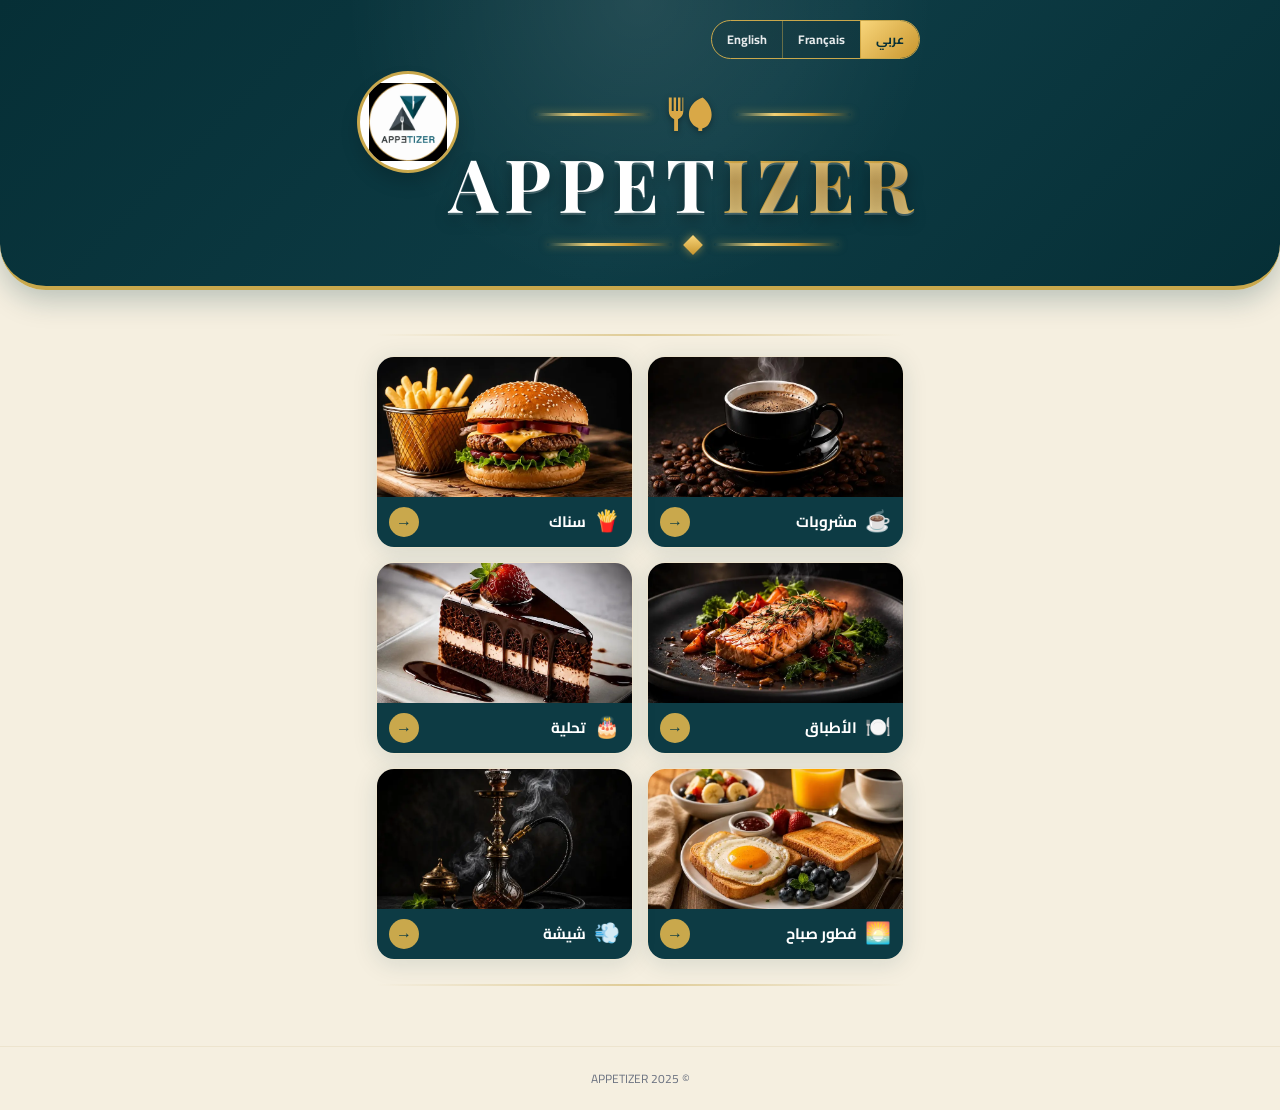
<file: index.html>
<!DOCTYPE html>
<html lang="ar" dir="rtl">
<head>
  <meta charset="UTF-8" />
  <meta name="viewport" content="width=device-width, initial-scale=1.0" />
  <title>APPETIZER — Menu</title>
  <meta name="description" content="Digital menu for APPETIZER restaurant" />
  <link rel="stylesheet" href="style.css" />
  <link rel="icon" type="image/svg+xml" href="images/favicon.svg" />
</head>
<body dir="rtl">

  <!-- ── Header ── -->
<header class="header">
  <div class="header-inner">

    <div class="lang-switcher" role="group" aria-label="Language">
      <button class="lang-btn active" data-lang="ar">عربي</button>
      <button class="lang-btn" data-lang="fr">Français</button>
      <button class="lang-btn" data-lang="en">English</button>
    </div>

    <div class="logo-circle">
      <img src="logo.webp" alt="APPETIZER Logo" />
    </div>

    <div class="brand-area">
      <div class="top-ornament">
        <span></span>

        <svg class="cutlery-icon" viewBox="0 0 120 80" aria-hidden="true">
          <path d="M34 6h6v28c0 8-4 14-11 17v24h-8V51C14 48 10 42 10 34V6h6v28h4V6h5v28h4V6h5v28h4V6z"/>
          <path d="M80 6c18 14 24 38 13 54-3 5-8 8-14 10v5h-8V69c-10-4-17-12-19-23C49 29 61 12 80 6z"/>
        </svg>

        <span></span>
      </div>

      <h1 class="main-title">APPET<span>IZER</span></h1>

      <div class="bottom-ornament">
        <span></span>
        <i></i>
        <span></span>
      </div>
    </div>

  </div>
</header>

  <!-- ── Main ── -->
  <main class="main">
    <div class="gold-divider"></div>
    <div class="categories-grid" id="categories-grid" role="list">
      <!-- Rendered by script.js -->
    </div>
    <div class="gold-divider" style="margin-top:24px"></div>
  </main>

  <footer class="footer">
    <p>© 2025 APPETIZER</p>
  </footer>

  <script src="products.js"></script>
  <script src="script.js"></script>
</body>
</html>
</file>
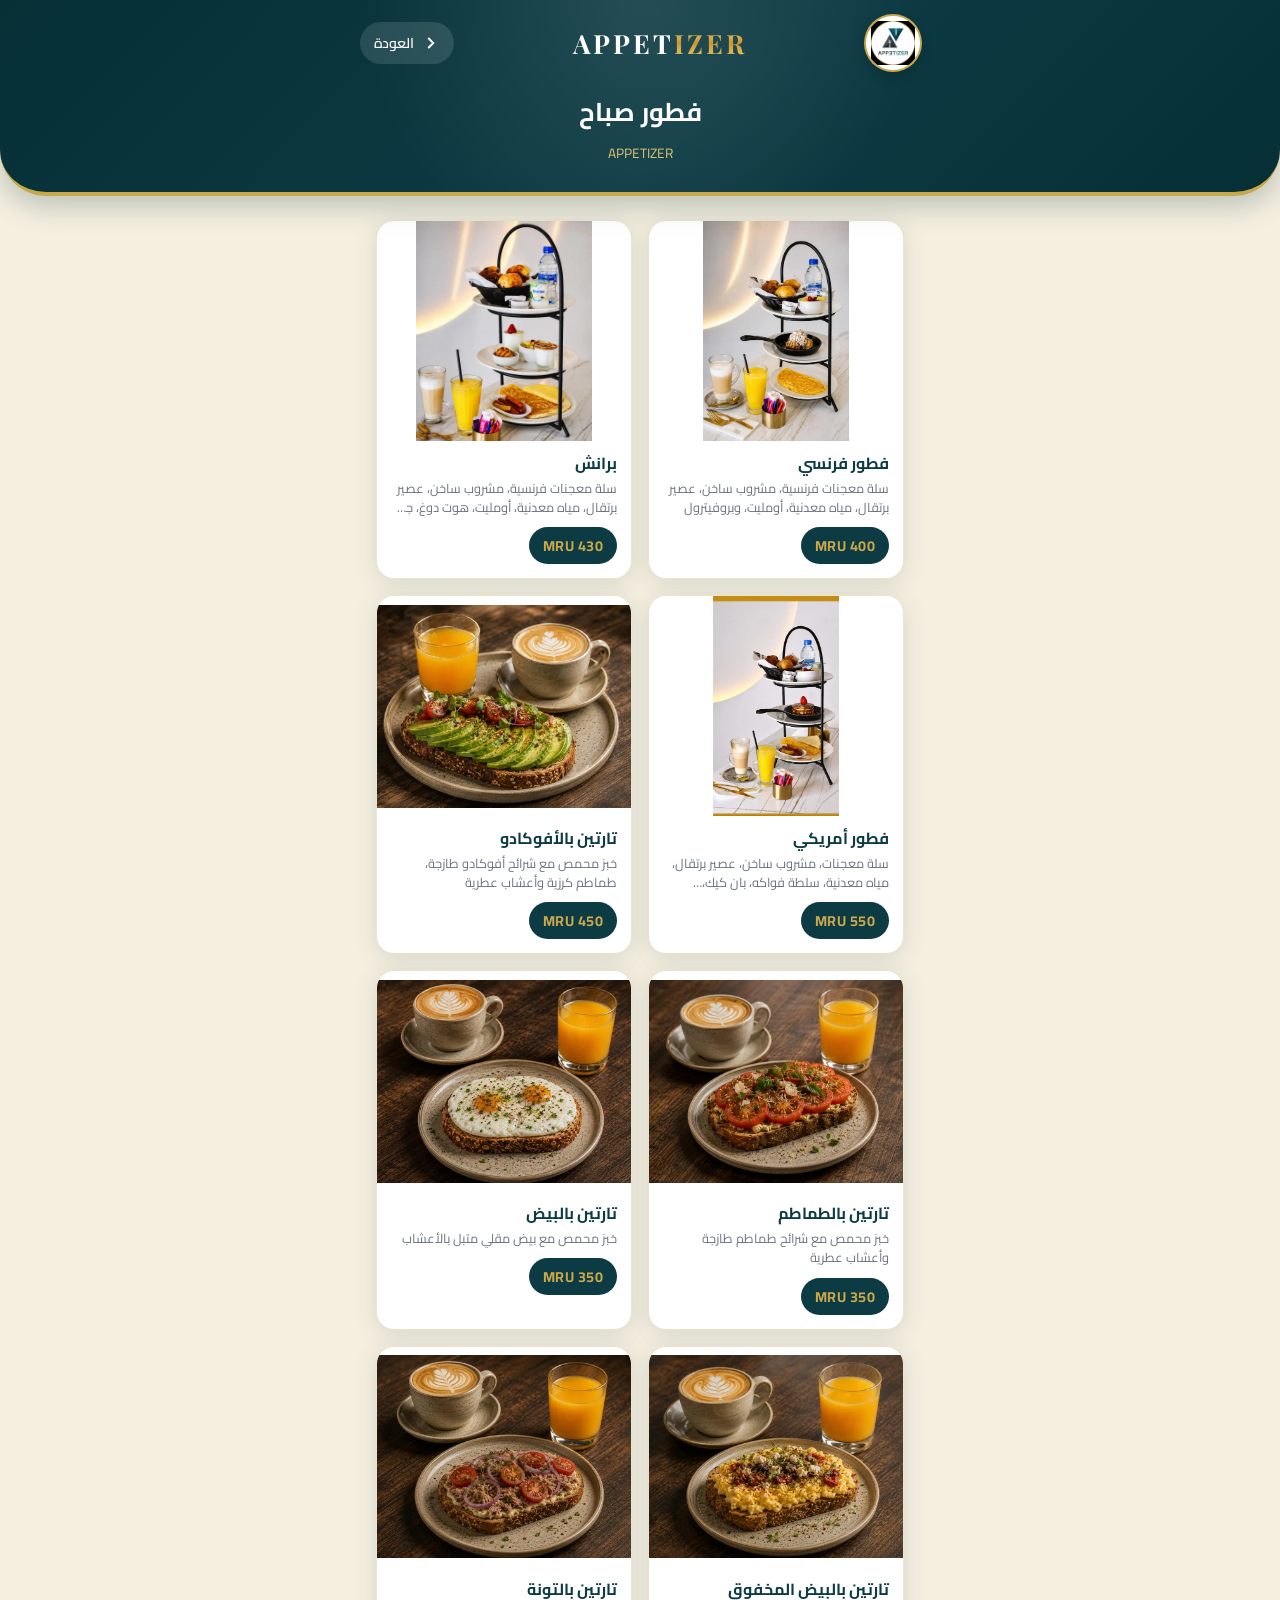
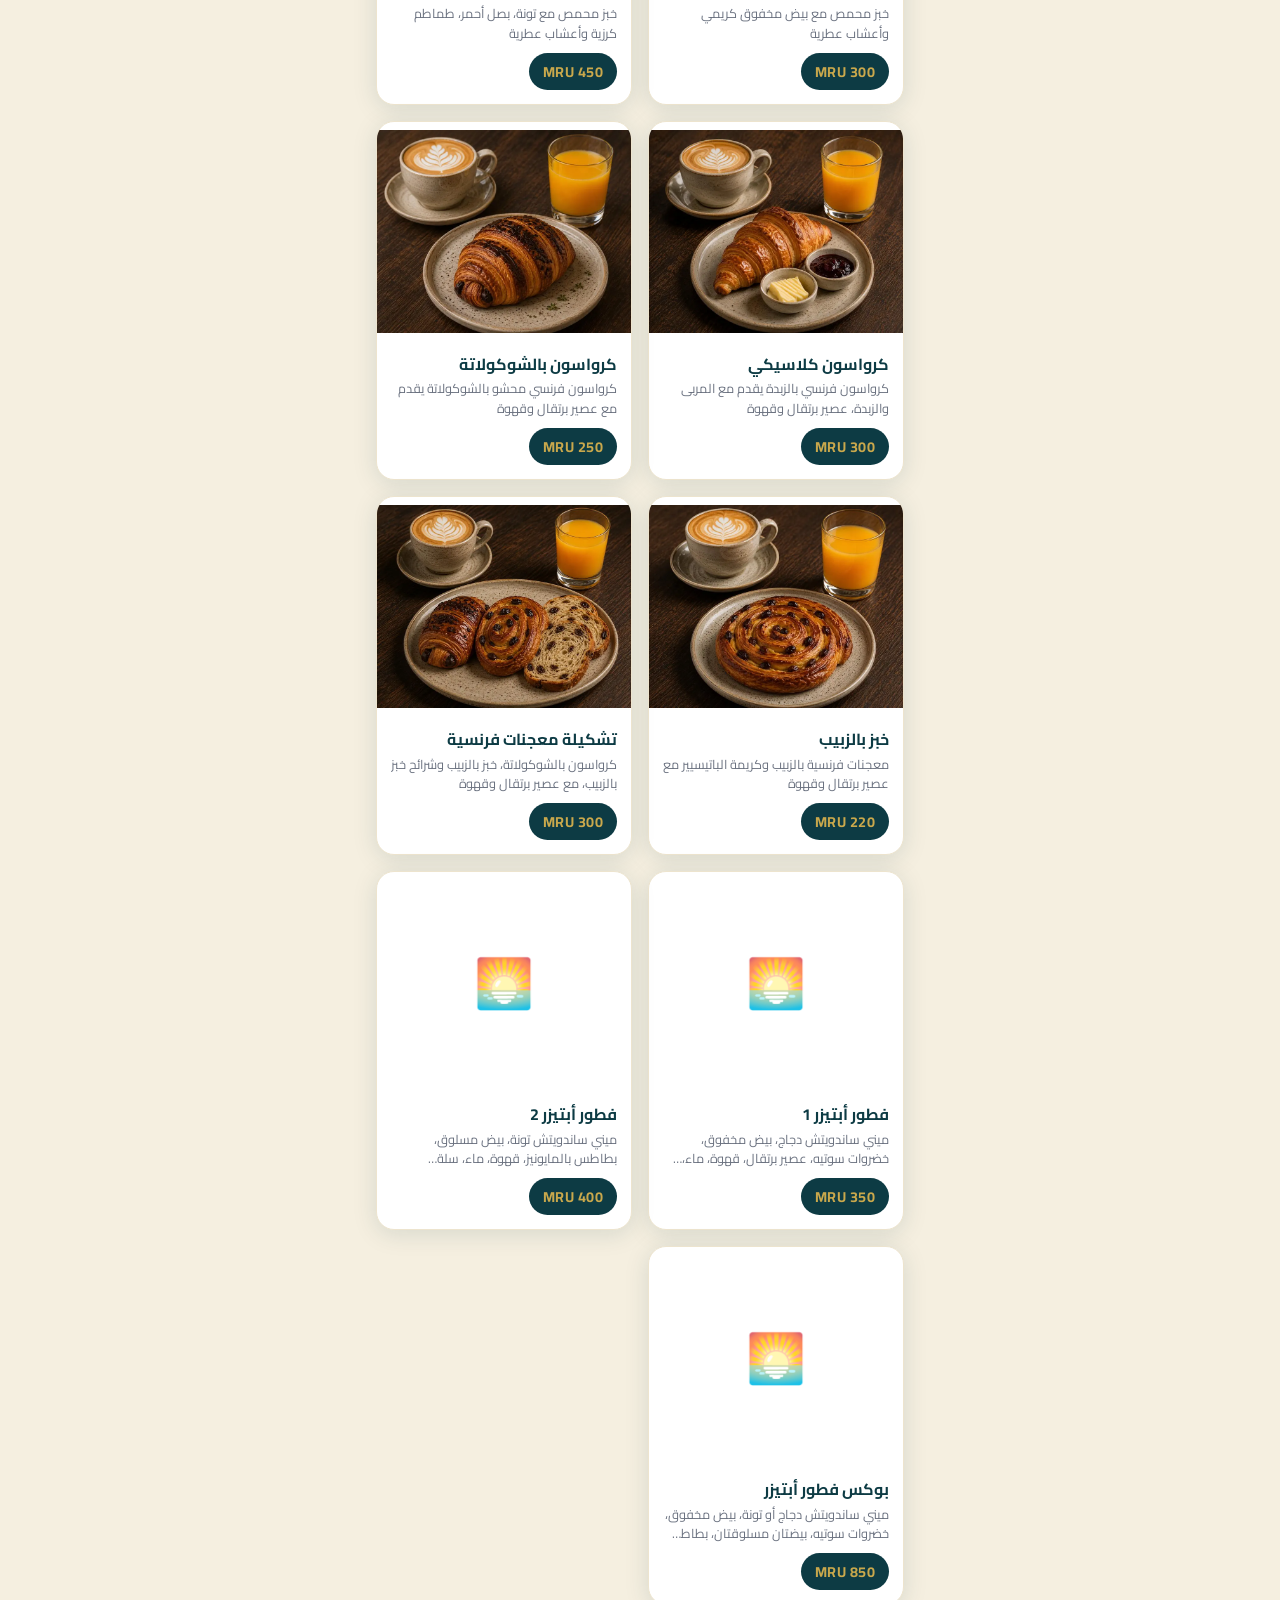
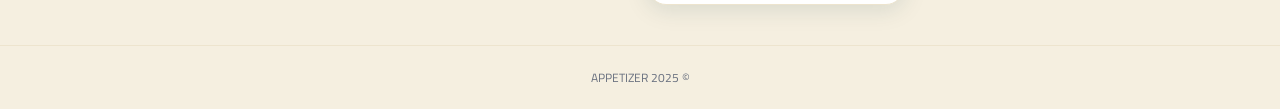
<file: breakfast.html>
<!DOCTYPE html>
<html lang="ar" dir="rtl">
<head>
  <meta charset="UTF-8" />
  <meta name="viewport" content="width=device-width, initial-scale=1.0" />
  <title>APPETIZER — Breakfast</title>
  <link rel="stylesheet" href="style.css" />
  <link rel="icon" type="image/svg+xml" href="images/favicon.svg" />
</head>
<body dir="rtl">

 <header class="header category-header">

  <div class="category-header-top">

    <div class="category-logo">
      <img src="logo.webp" alt="APPETIZER Logo" />
    </div>

    <h1 class="category-brand">APPET<span>IZER</span></h1>

    <button class="back-btn" id="back-btn" aria-label="Back">
      <svg width="18" height="18" viewBox="0 0 24 24" fill="none" stroke="currentColor" stroke-width="2.5" stroke-linecap="round">
        <polyline points="15 18 9 12 15 6"/>
      </svg>
      <span class="back-label">العودة</span>
    </button>

  </div>

  <p class="page-title" data-i18n="breakfast">فطور صباح</p>
  <p class="page-subtitle">APPETIZER</p>

</header>

  <main class="main">
    <div
      class="products-grid"
      id="products-grid"
      data-category="breakfast"
      role="list"
    >
      <!-- Rendered by script.js -->
    </div>
  </main>

  <footer class="footer">
    <p>© 2025 APPETIZER</p>
  </footer>

  <script src="products.js"></script>
  <script src="script.js"></script>
</body>
</html>
</file>
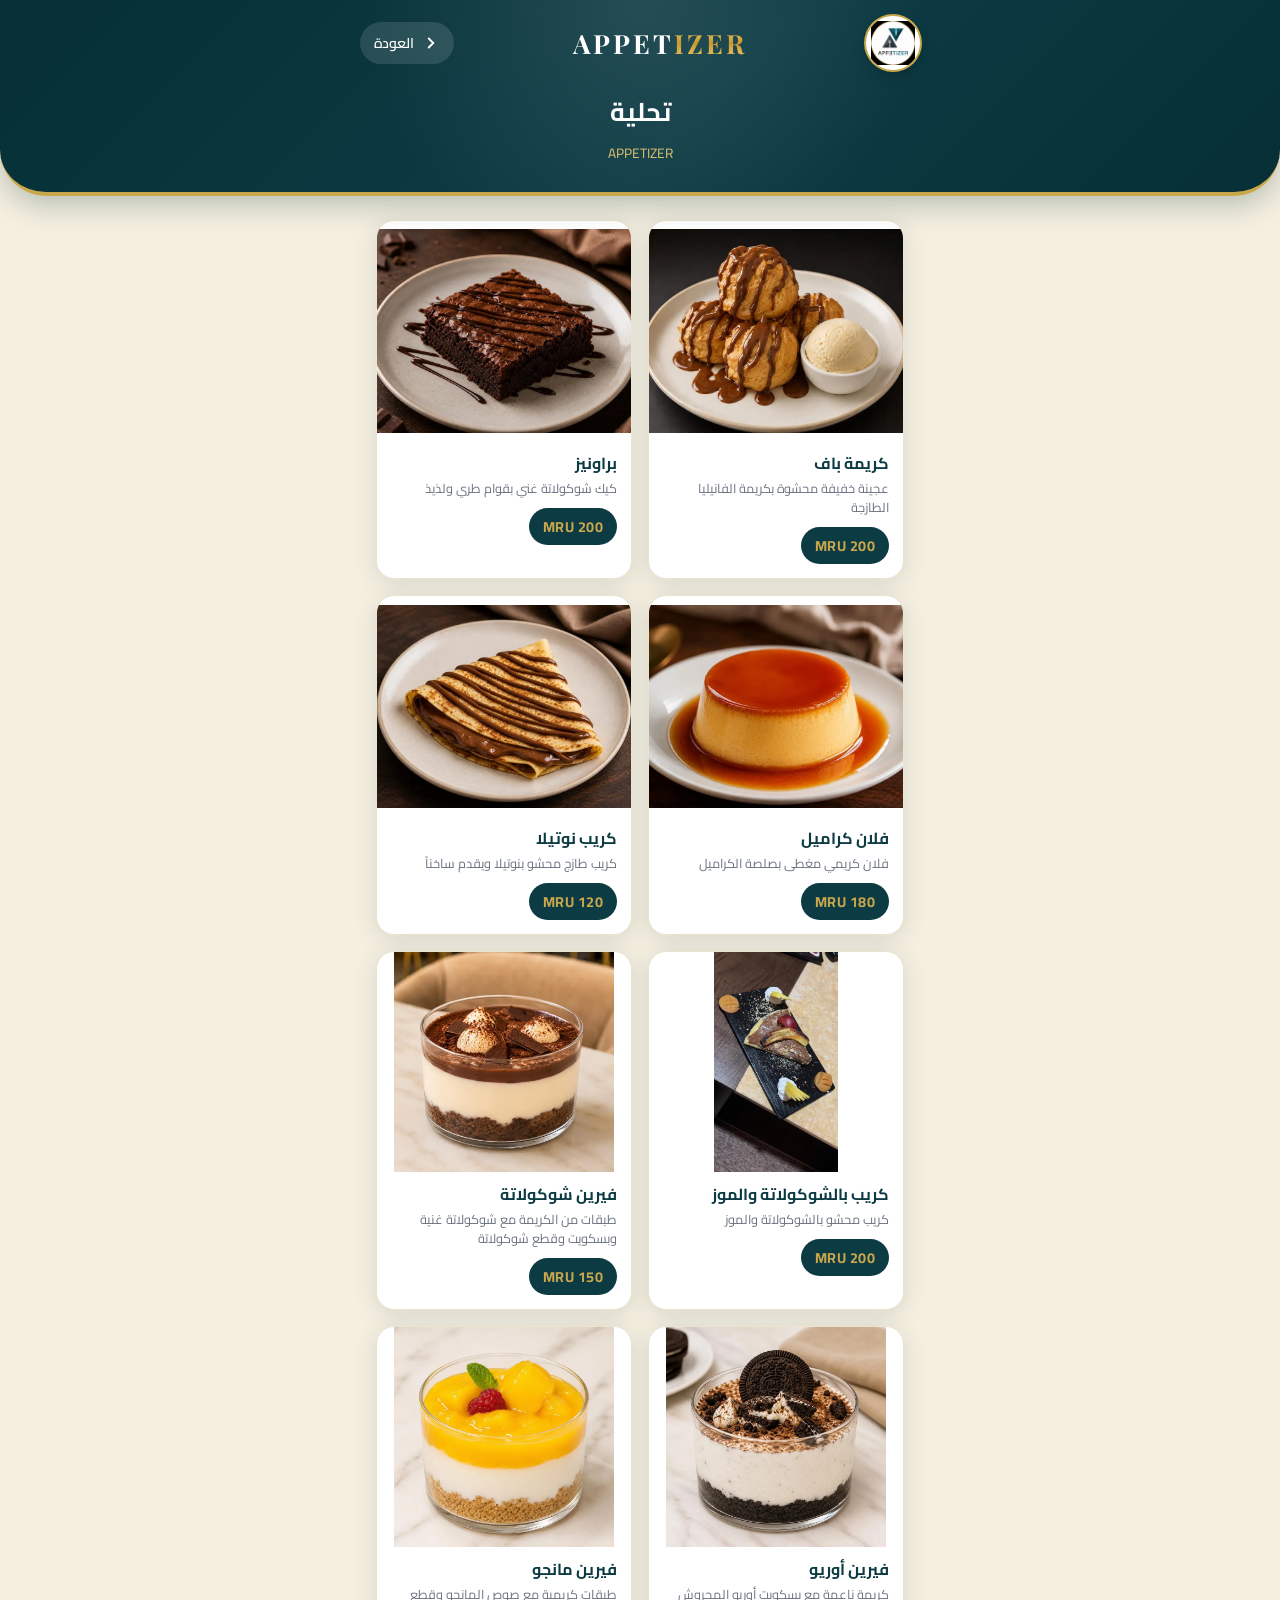
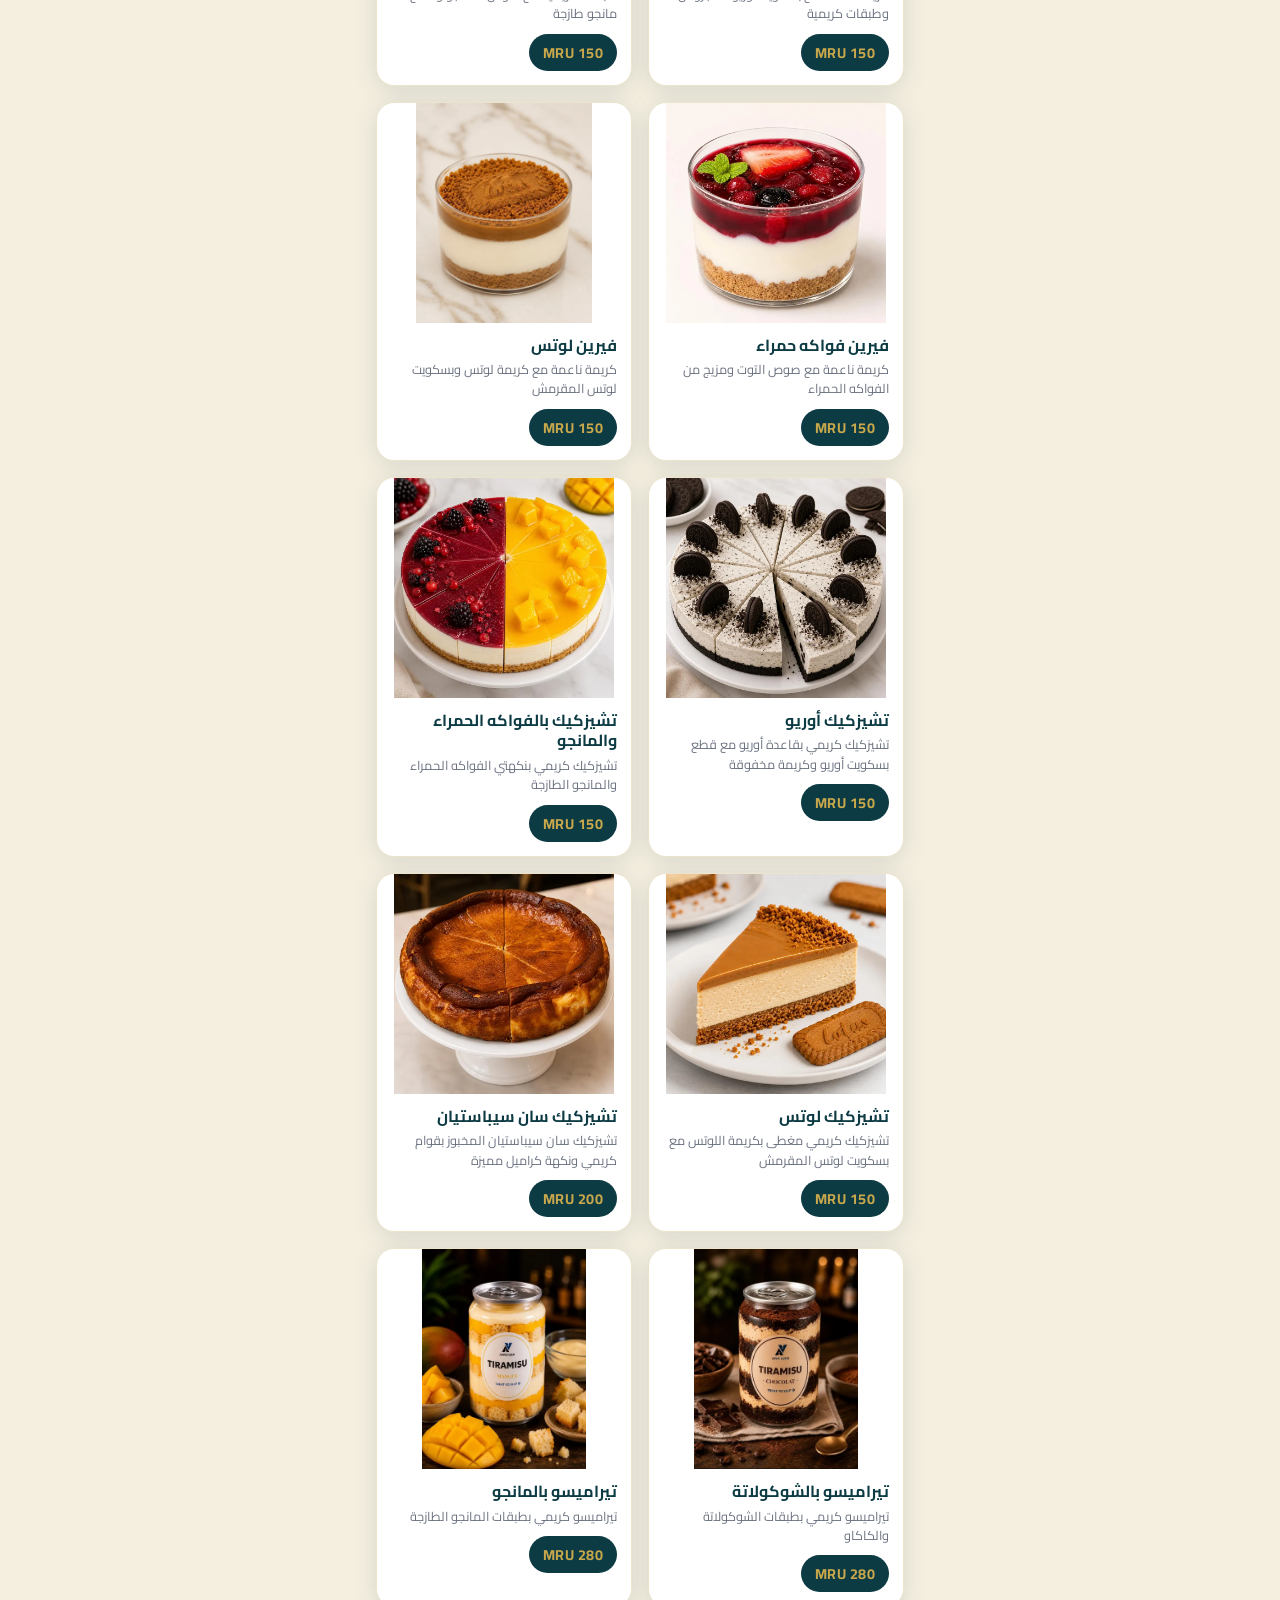
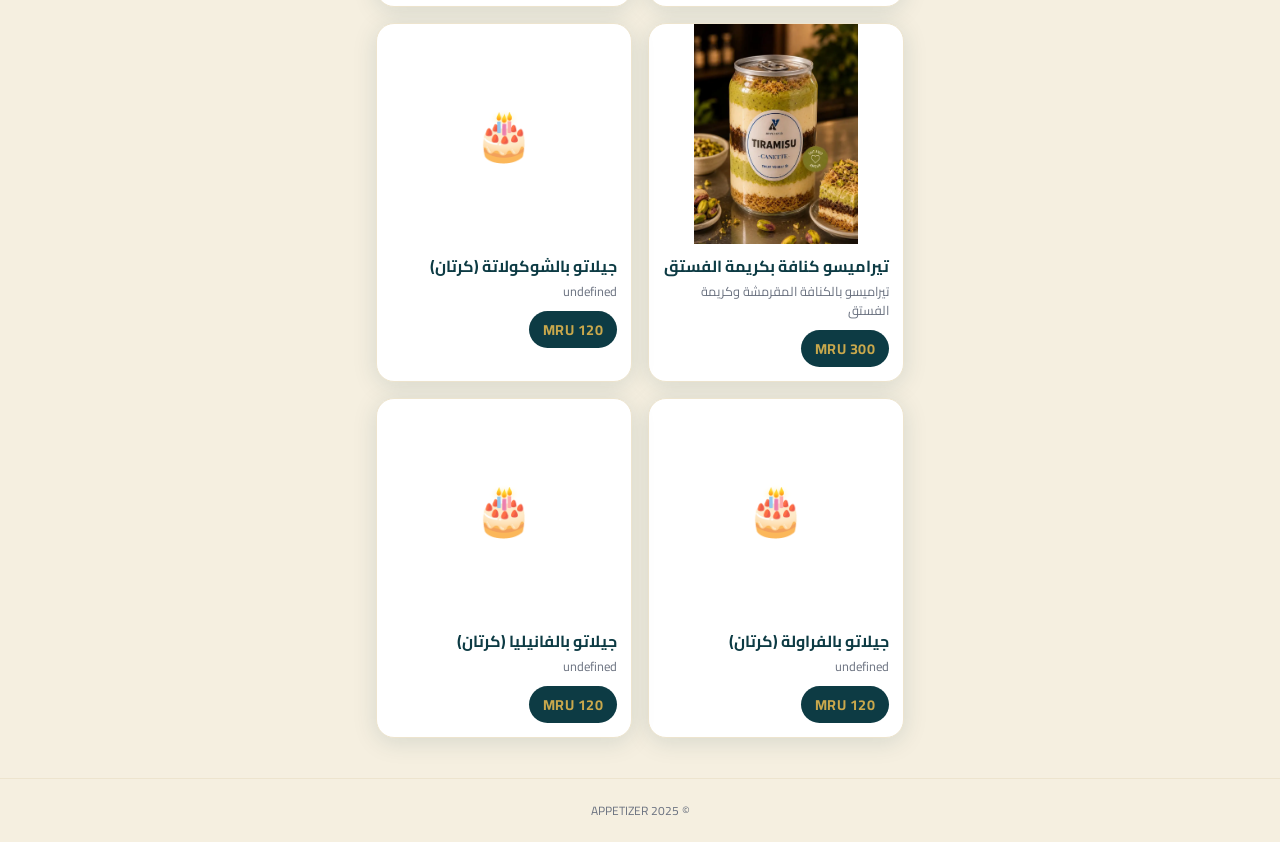
<file: desserts.html>
<!DOCTYPE html>
<html lang="ar" dir="rtl">
<head>
  <meta charset="UTF-8" />
  <meta name="viewport" content="width=device-width, initial-scale=1.0" />
  <title>APPETIZER — Desserts</title>
  <link rel="stylesheet" href="style.css" />
  <link rel="icon" type="image/svg+xml" href="images/favicon.svg" />
</head>
<body dir="rtl">

<header class="header category-header">

  <div class="category-header-top">

    <div class="category-logo">
      <img src="logo.webp" alt="APPETIZER Logo" />
    </div>

    <h1 class="category-brand">APPET<span>IZER</span></h1>

    <button class="back-btn" id="back-btn" aria-label="Back">
      <svg width="18" height="18" viewBox="0 0 24 24" fill="none" stroke="currentColor" stroke-width="2.5" stroke-linecap="round">
        <polyline points="15 18 9 12 15 6"/>
      </svg>
      <span class="back-label">العودة</span>
    </button>

  </div>

  <p class="page-title" data-i18n="desserts">تحلية</p>
  <p class="page-subtitle">APPETIZER</p>

</header>

  <main class="main">
    <div
      class="products-grid"
      id="products-grid"
      data-category="desserts"
      role="list"
    >
      <!-- Rendered by script.js -->
    </div>
  </main>

  <footer class="footer">
    <p>© 2025 APPETIZER</p>
  </footer>

  <script src="products.js"></script>
  <script src="script.js"></script>
</body>
</html>
</file>
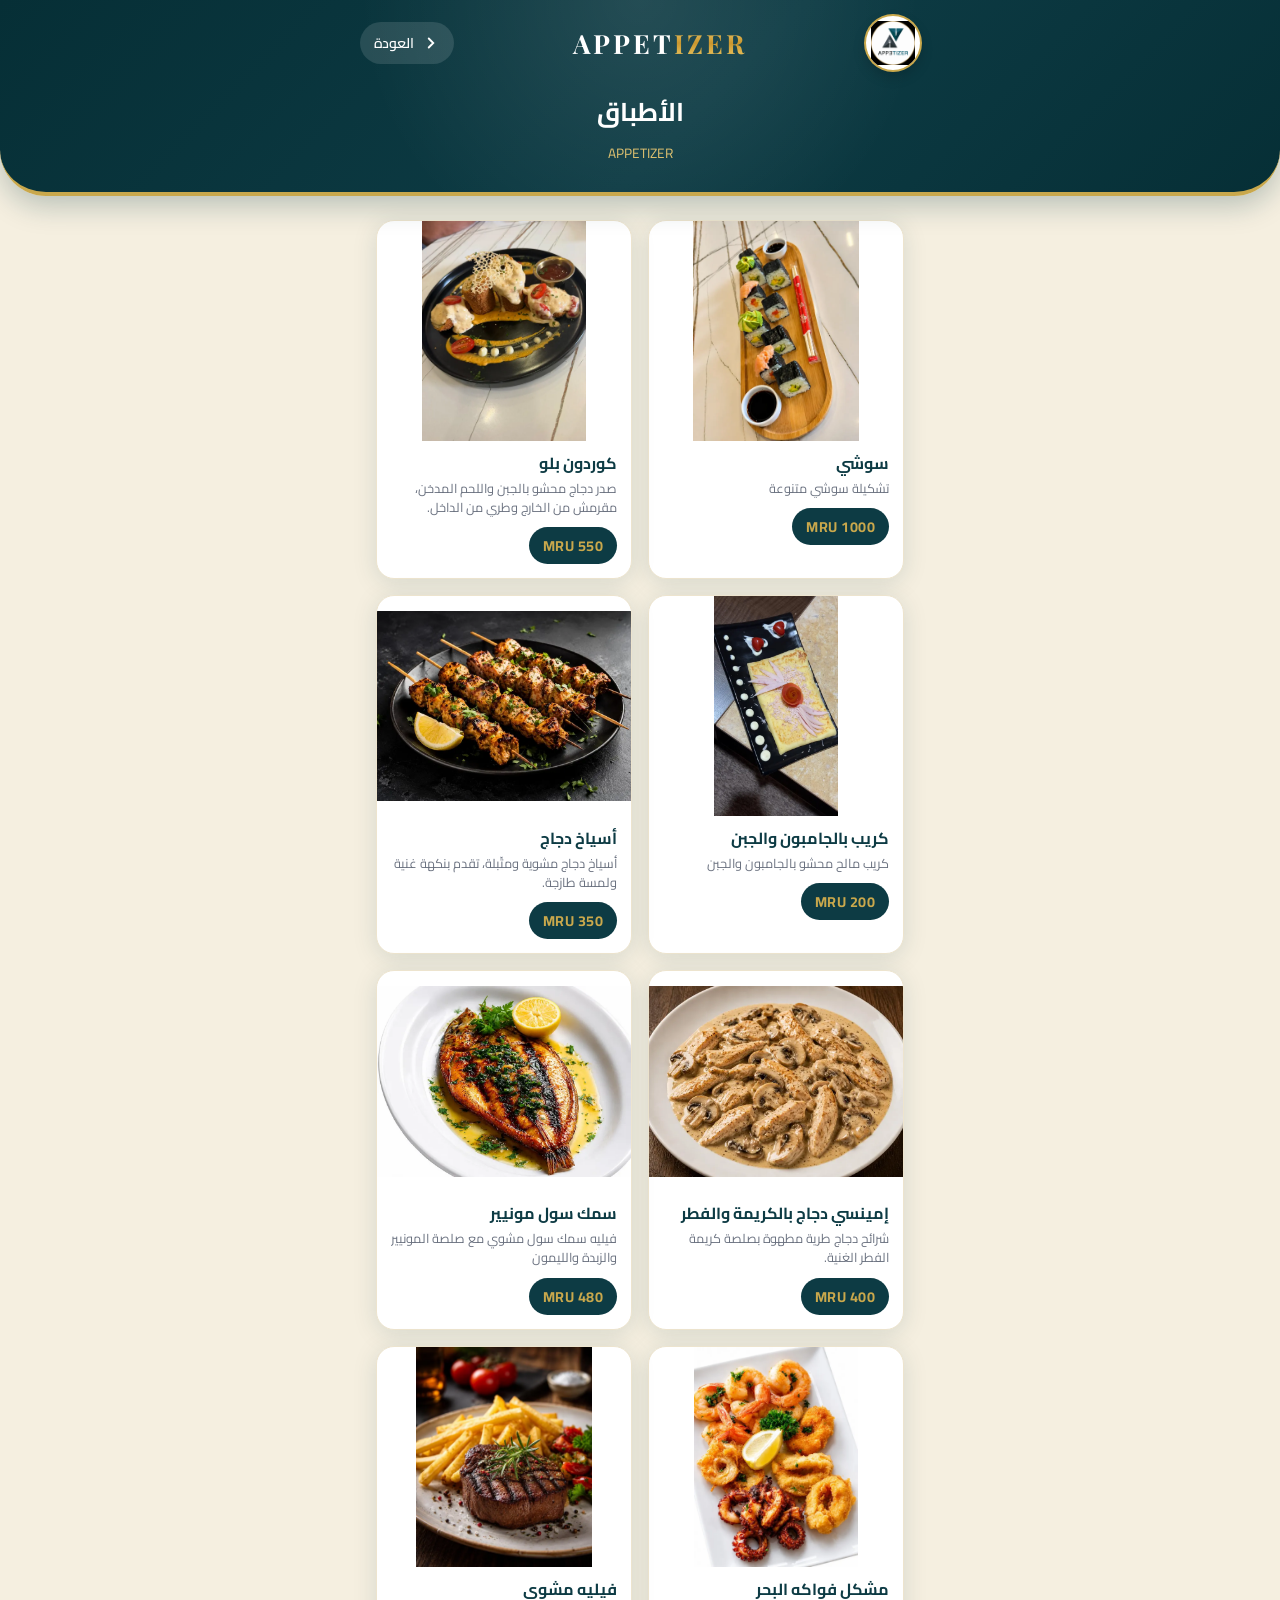
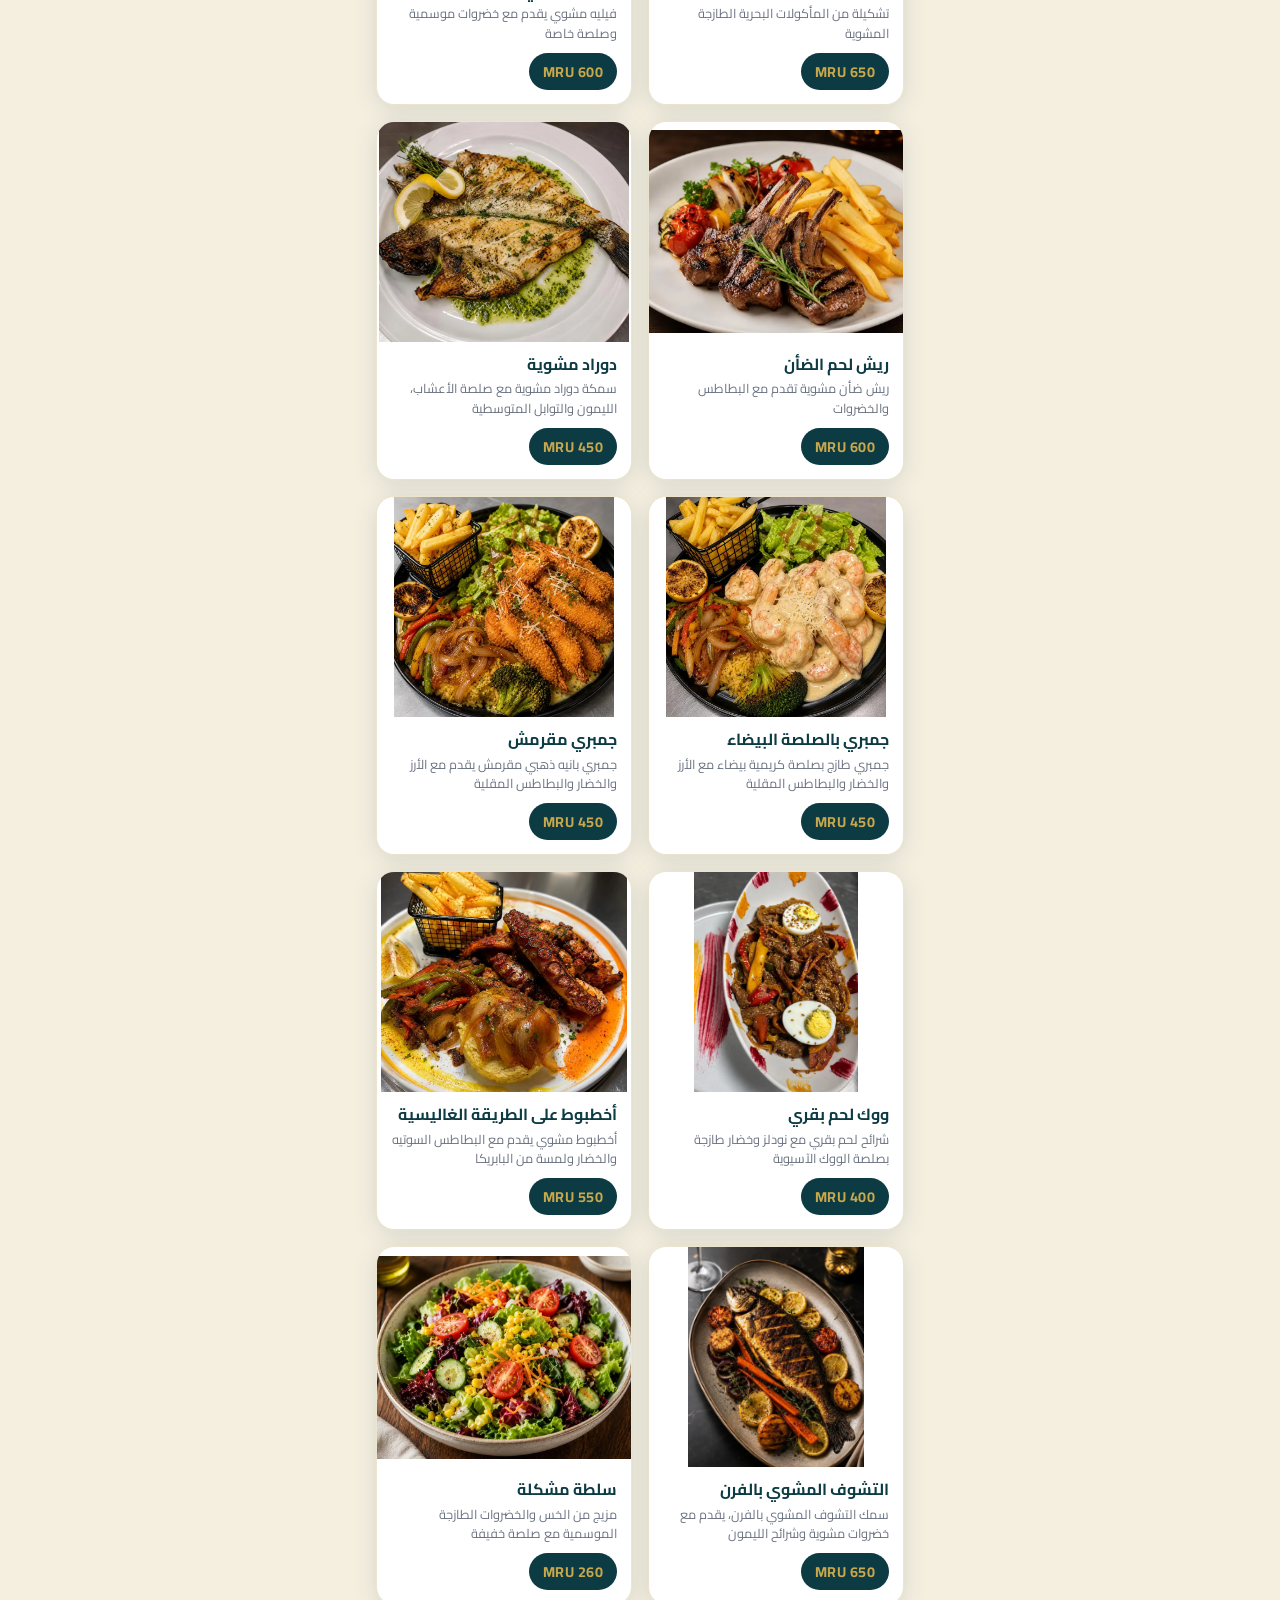
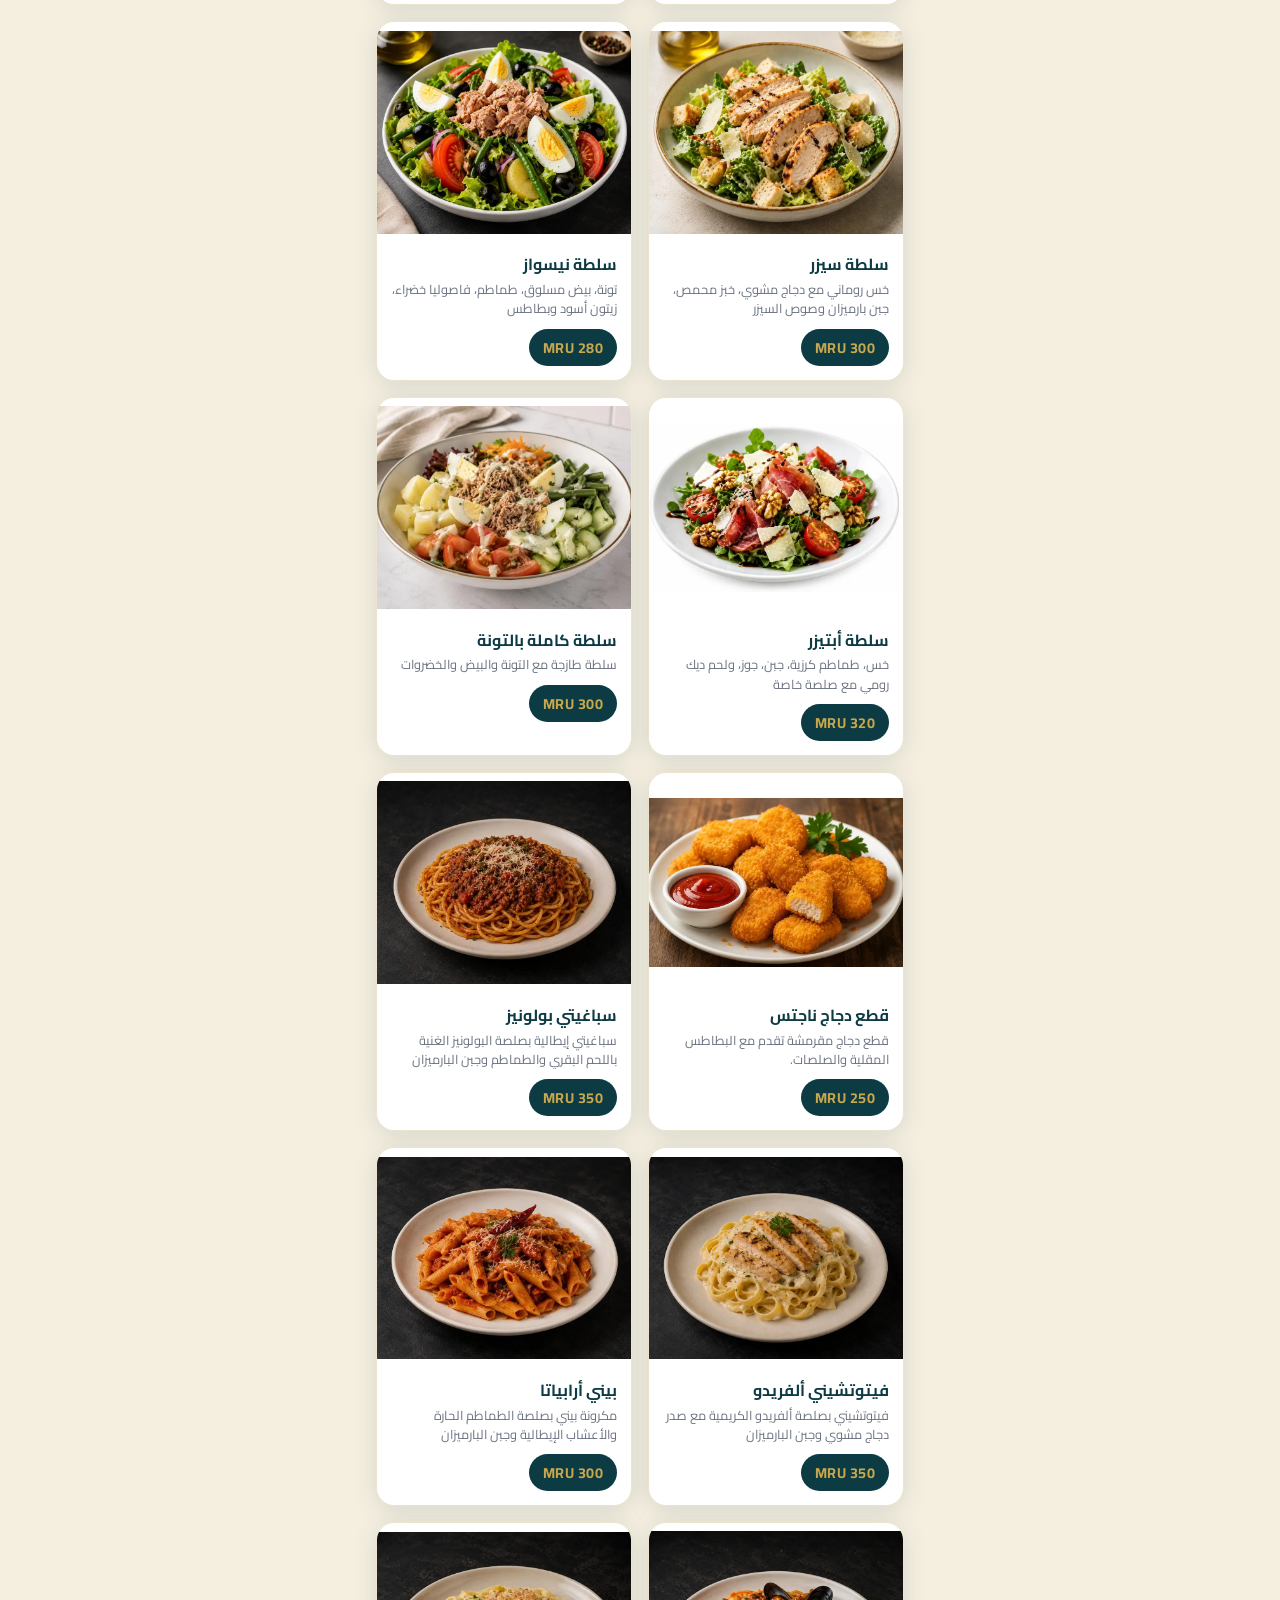
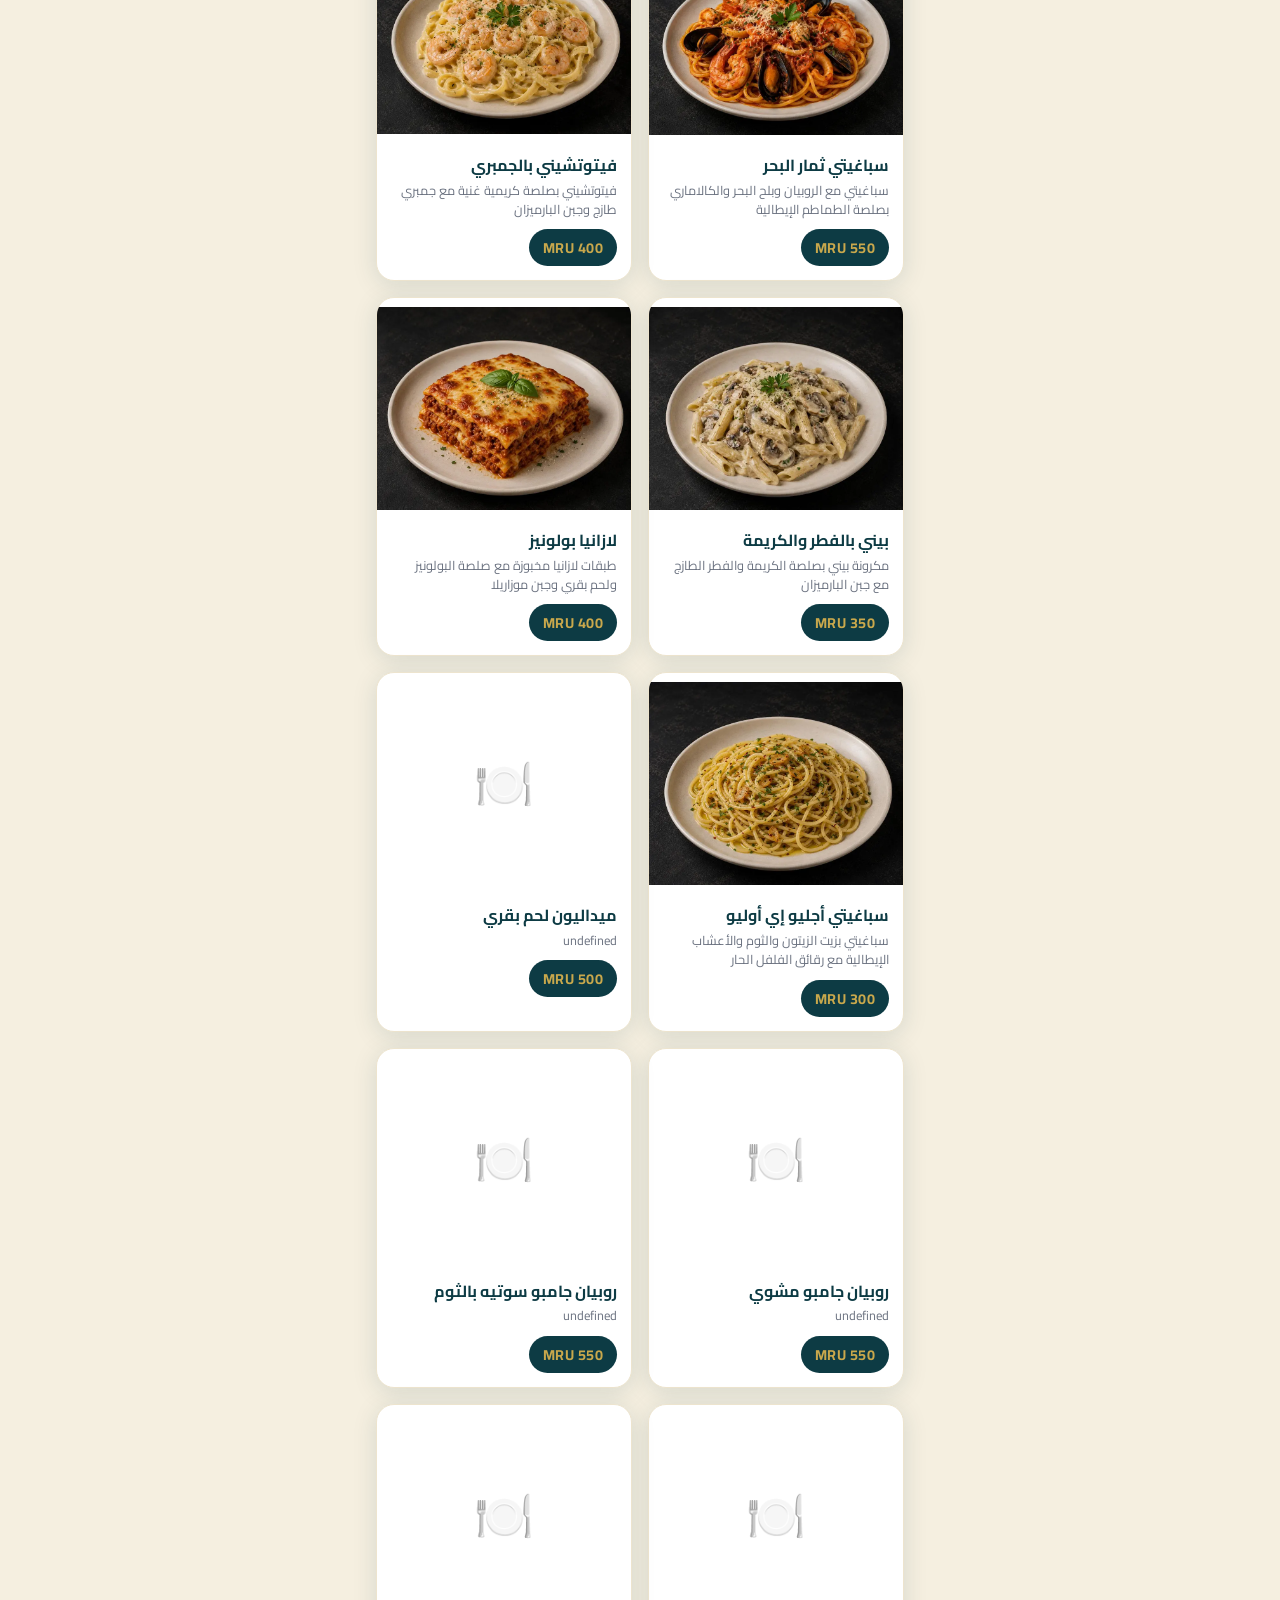
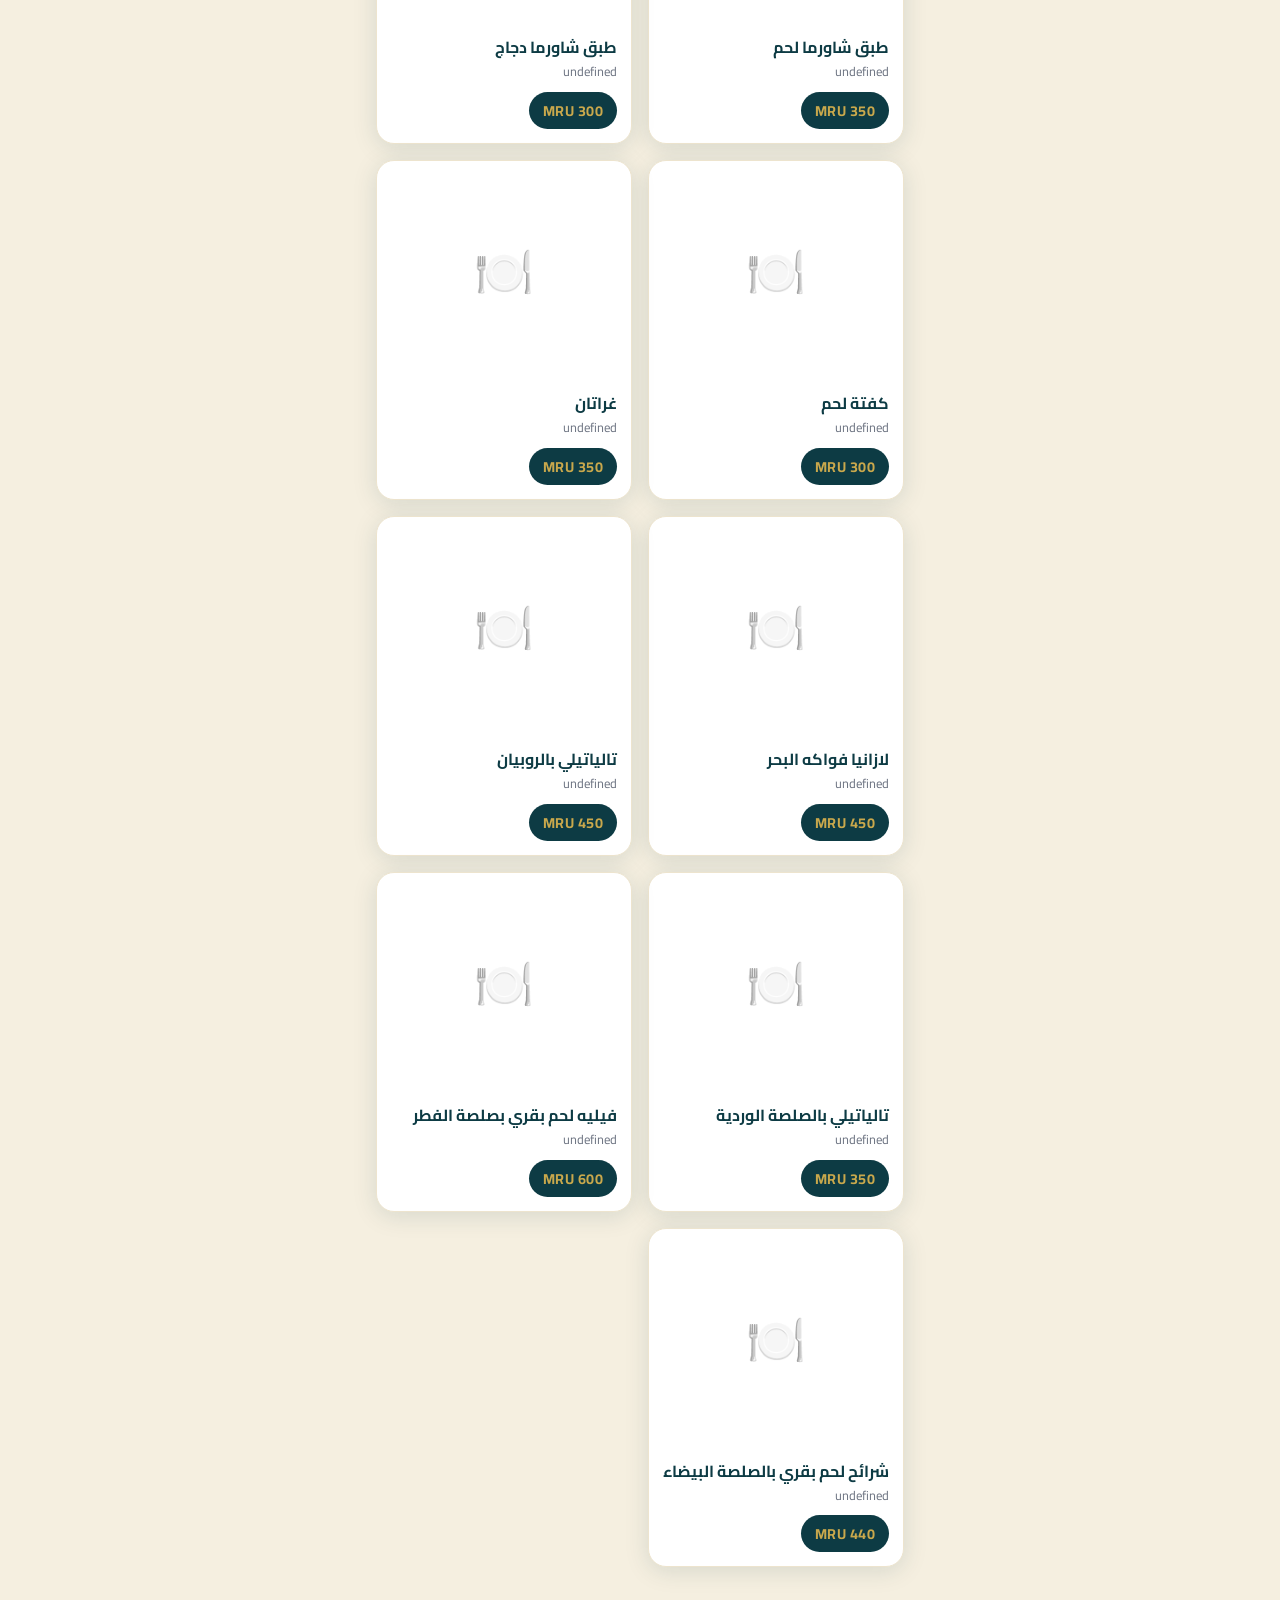
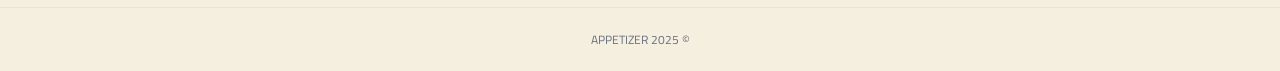
<file: dishes.html>
<!DOCTYPE html>
<html lang="ar" dir="rtl">
<head>
  <meta charset="UTF-8" />
  <meta name="viewport" content="width=device-width, initial-scale=1.0" />
  <title>APPETIZER — Dishes</title>
  <link rel="stylesheet" href="style.css" />
  <link rel="icon" type="image/svg+xml" href="images/favicon.svg" />
</head>
<body dir="rtl">

 <header class="header category-header">

  <div class="category-header-top">

    <div class="category-logo">
      <img src="logo.webp" alt="APPETIZER Logo" />
    </div>

    <h1 class="category-brand">APPET<span>IZER</span></h1>

    <button class="back-btn" id="back-btn" aria-label="Back">
      <svg width="18" height="18" viewBox="0 0 24 24" fill="none" stroke="currentColor" stroke-width="2.5" stroke-linecap="round">
        <polyline points="15 18 9 12 15 6"/>
      </svg>
      <span class="back-label">العودة</span>
    </button>

  </div>

  <p class="page-title" data-i18n="dishes">الأطباق</p>
  <p class="page-subtitle">APPETIZER</p>

</header>

  <main class="main">
    <div
      class="products-grid"
      id="products-grid"
      data-category="dishes"
      role="list"
    >
      <!-- Rendered by script.js -->
    </div>
  </main>

  <footer class="footer">
    <p>© 2025 APPETIZER</p>
  </footer>

  <script src="products.js"></script>
  <script src="script.js"></script>
</body>
</html>
</file>
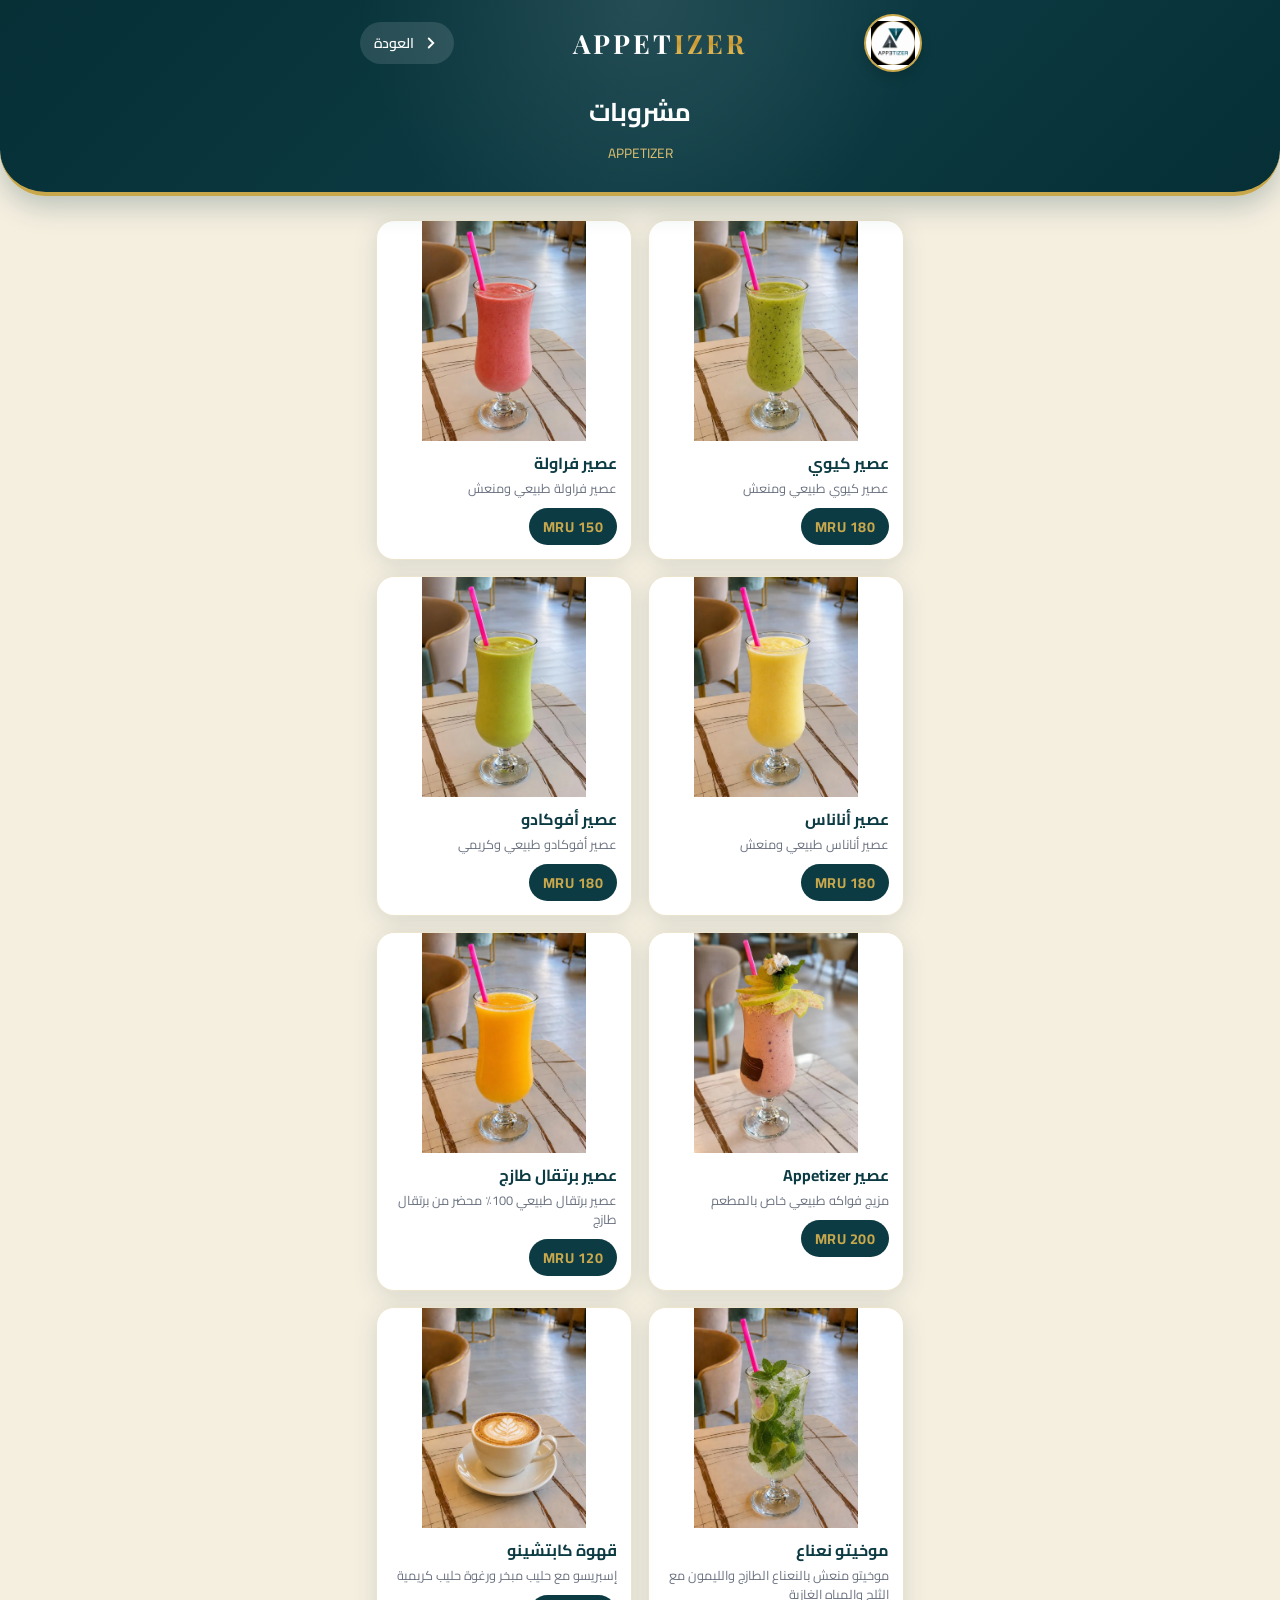
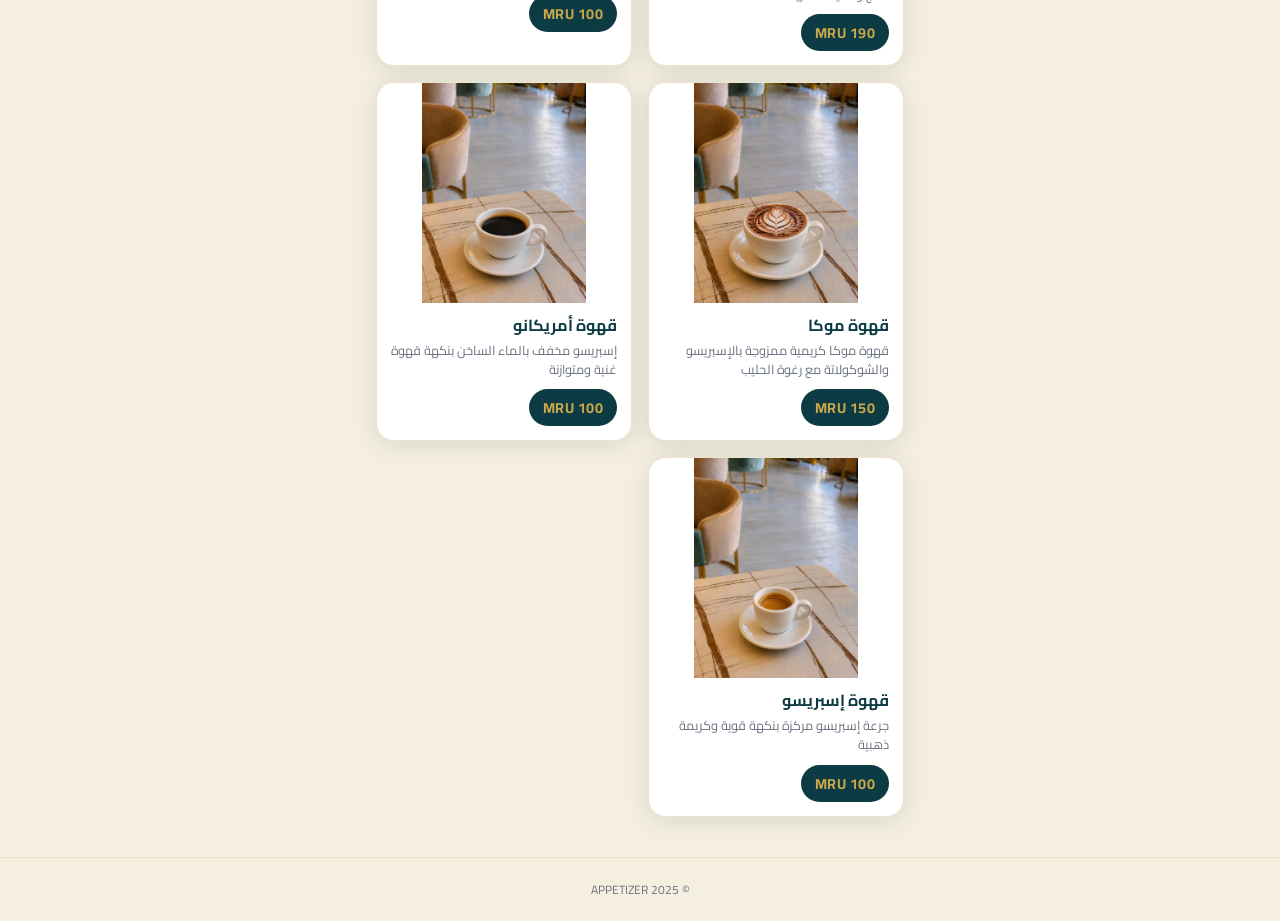
<file: drinks.html>
<!DOCTYPE html>
<html lang="ar" dir="rtl">
<head>
  <meta charset="UTF-8" />
  <meta name="viewport" content="width=device-width, initial-scale=1.0" />
  <title>APPETIZER — Drinks</title>
  <link rel="stylesheet" href="style.css" />
  <link rel="icon" type="image/svg+xml" href="images/favicon.svg" />
</head>
<body dir="rtl">

  <header class="header category-header">

  <div class="category-header-top">

    <div class="category-logo">
      <img src="logo.webp" alt="APPETIZER Logo" />
    </div>

    <h1 class="category-brand">APPET<span>IZER</span></h1>

    <button class="back-btn" id="back-btn" aria-label="Back">
      <svg width="18" height="18" viewBox="0 0 24 24" fill="none" stroke="currentColor" stroke-width="2.5" stroke-linecap="round">
        <polyline points="15 18 9 12 15 6"/>
      </svg>
      <span class="back-label">العودة</span>
    </button>

  </div>

  <p class="page-title" data-i18n="drinks">مشروبات</p>
  <p class="page-subtitle">APPETIZER</p>

</header>

  <main class="main">
    <div
      class="products-grid"
      id="products-grid"
      data-category="drinks"
      role="list"
    >
      <!-- Rendered by script.js -->
    </div>
  </main>

  <footer class="footer">
    <p>© 2025 APPETIZER</p>
  </footer>

  <script src="products.js"></script>
  <script src="script.js"></script>
</body>
</html>
</file>
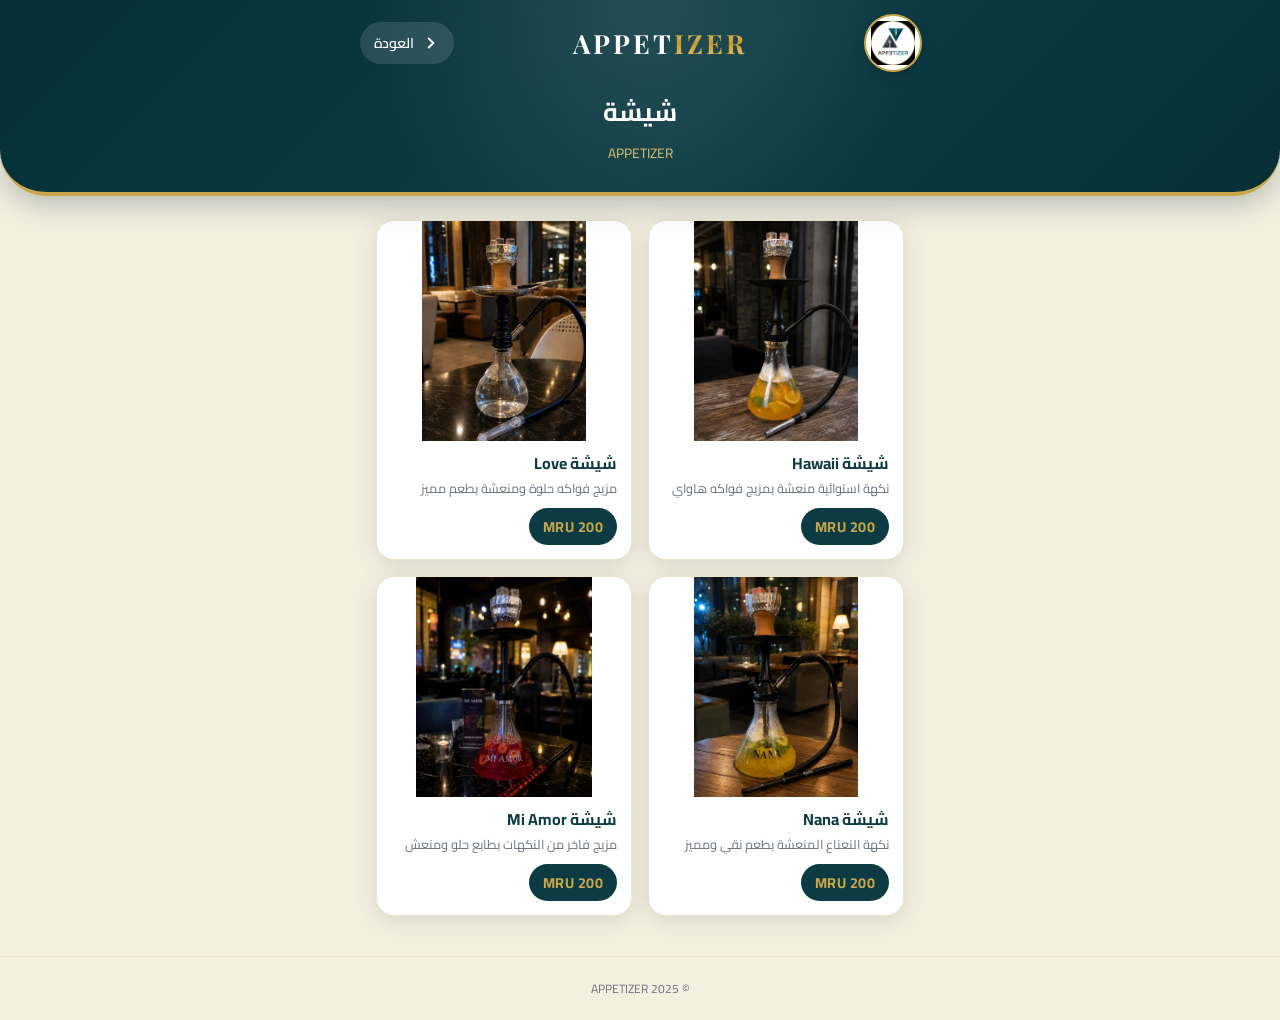
<file: shisha.html>
<!DOCTYPE html>
<html lang="ar" dir="rtl">
<head>
  <meta charset="UTF-8" />
  <meta name="viewport" content="width=device-width, initial-scale=1.0" />
  <title>APPETIZER — Shisha</title>
  <link rel="stylesheet" href="style.css" />
  <link rel="icon" type="image/svg+xml" href="images/favicon.svg" />
</head>
<body dir="rtl">

  <header class="header category-header">

  <div class="category-header-top">

    <div class="category-logo">
      <img src="logo.webp" alt="APPETIZER Logo" />
    </div>

    <h1 class="category-brand">APPET<span>IZER</span></h1>

    <button class="back-btn" id="back-btn" aria-label="Back">
      <svg width="18" height="18" viewBox="0 0 24 24" fill="none" stroke="currentColor" stroke-width="2.5" stroke-linecap="round">
        <polyline points="15 18 9 12 15 6"/>
      </svg>
      <span class="back-label">العودة</span>
    </button>

  </div>

  <p class="page-title" data-i18n="shisha">شيشة</p>
  <p class="page-subtitle">APPETIZER</p>

</header>

  <main class="main">
    <div
      class="products-grid"
      id="products-grid"
      data-category="shisha"
      role="list"
    >
      <!-- Rendered by script.js -->
    </div>
  </main>

  <footer class="footer">
    <p>© 2025 APPETIZER</p>
  </footer>

  <script src="products.js"></script>
  <script src="script.js"></script>
</body>
</html>
</file>
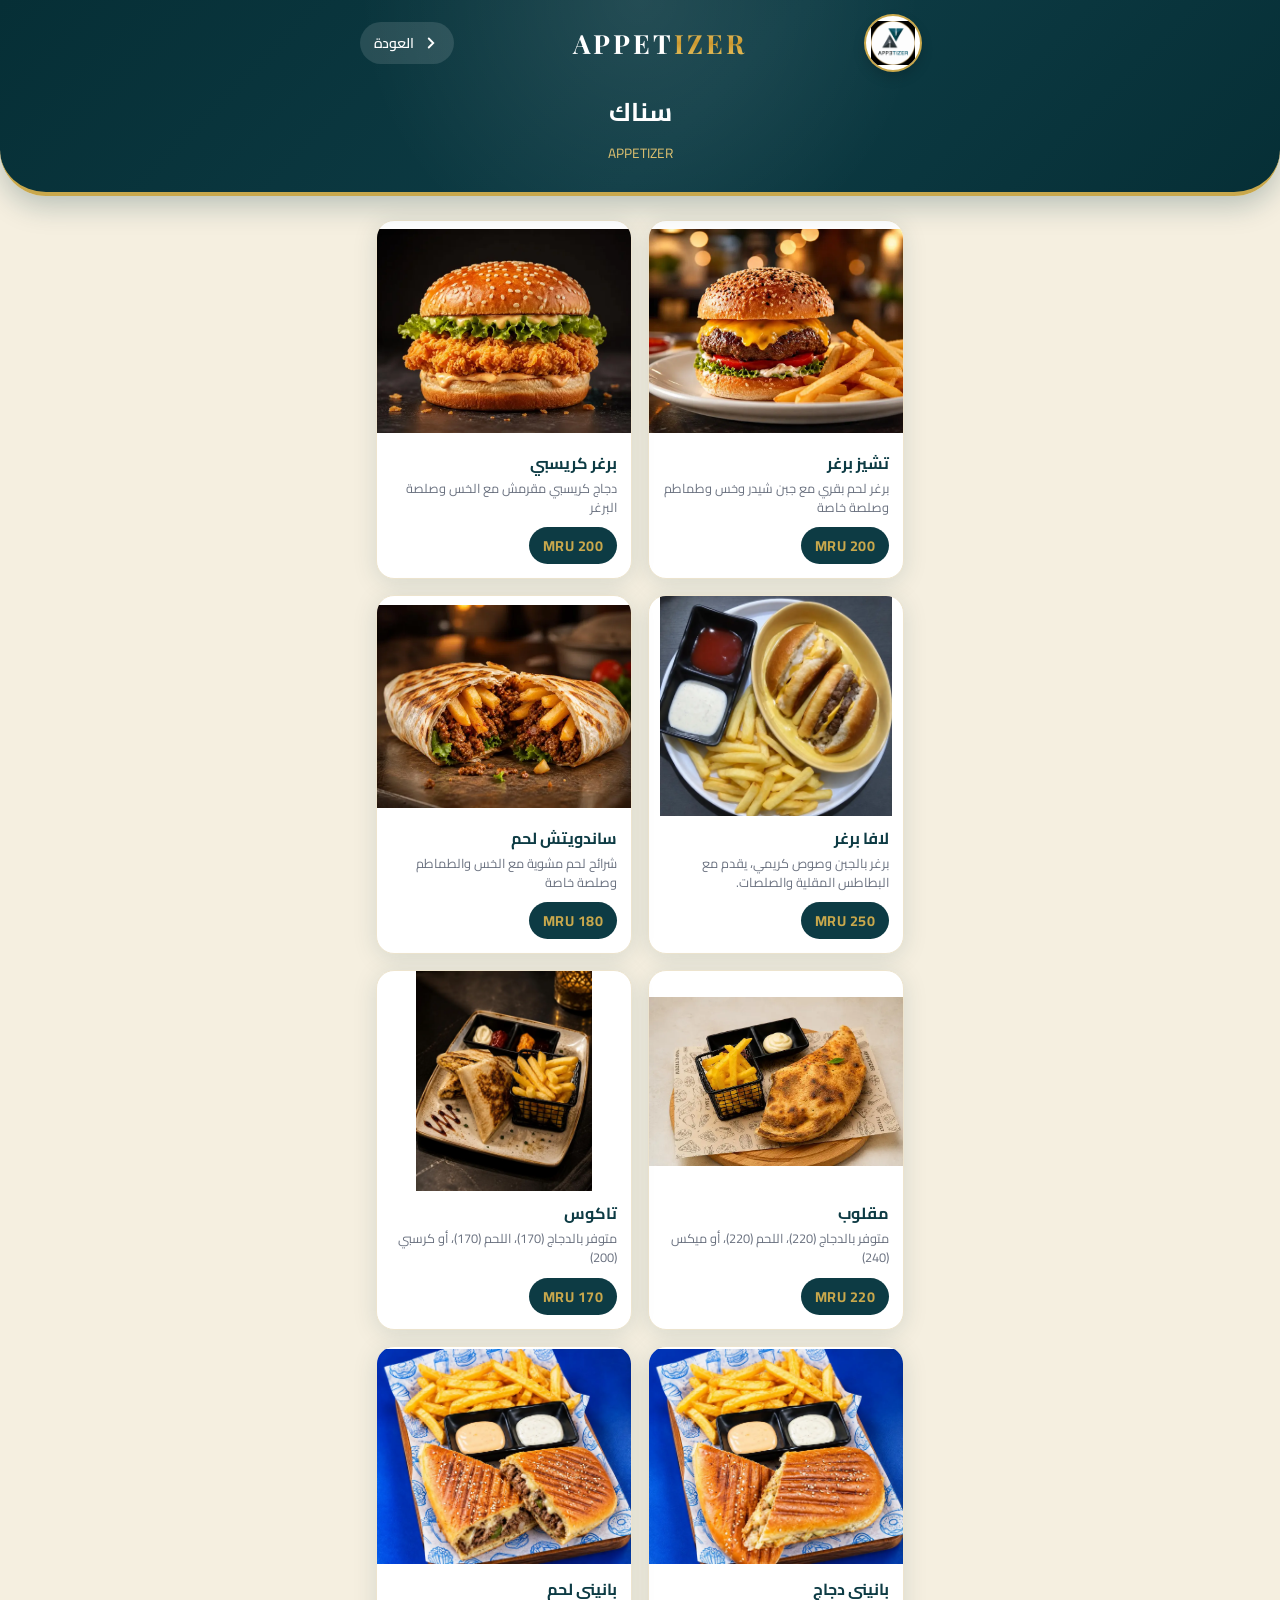
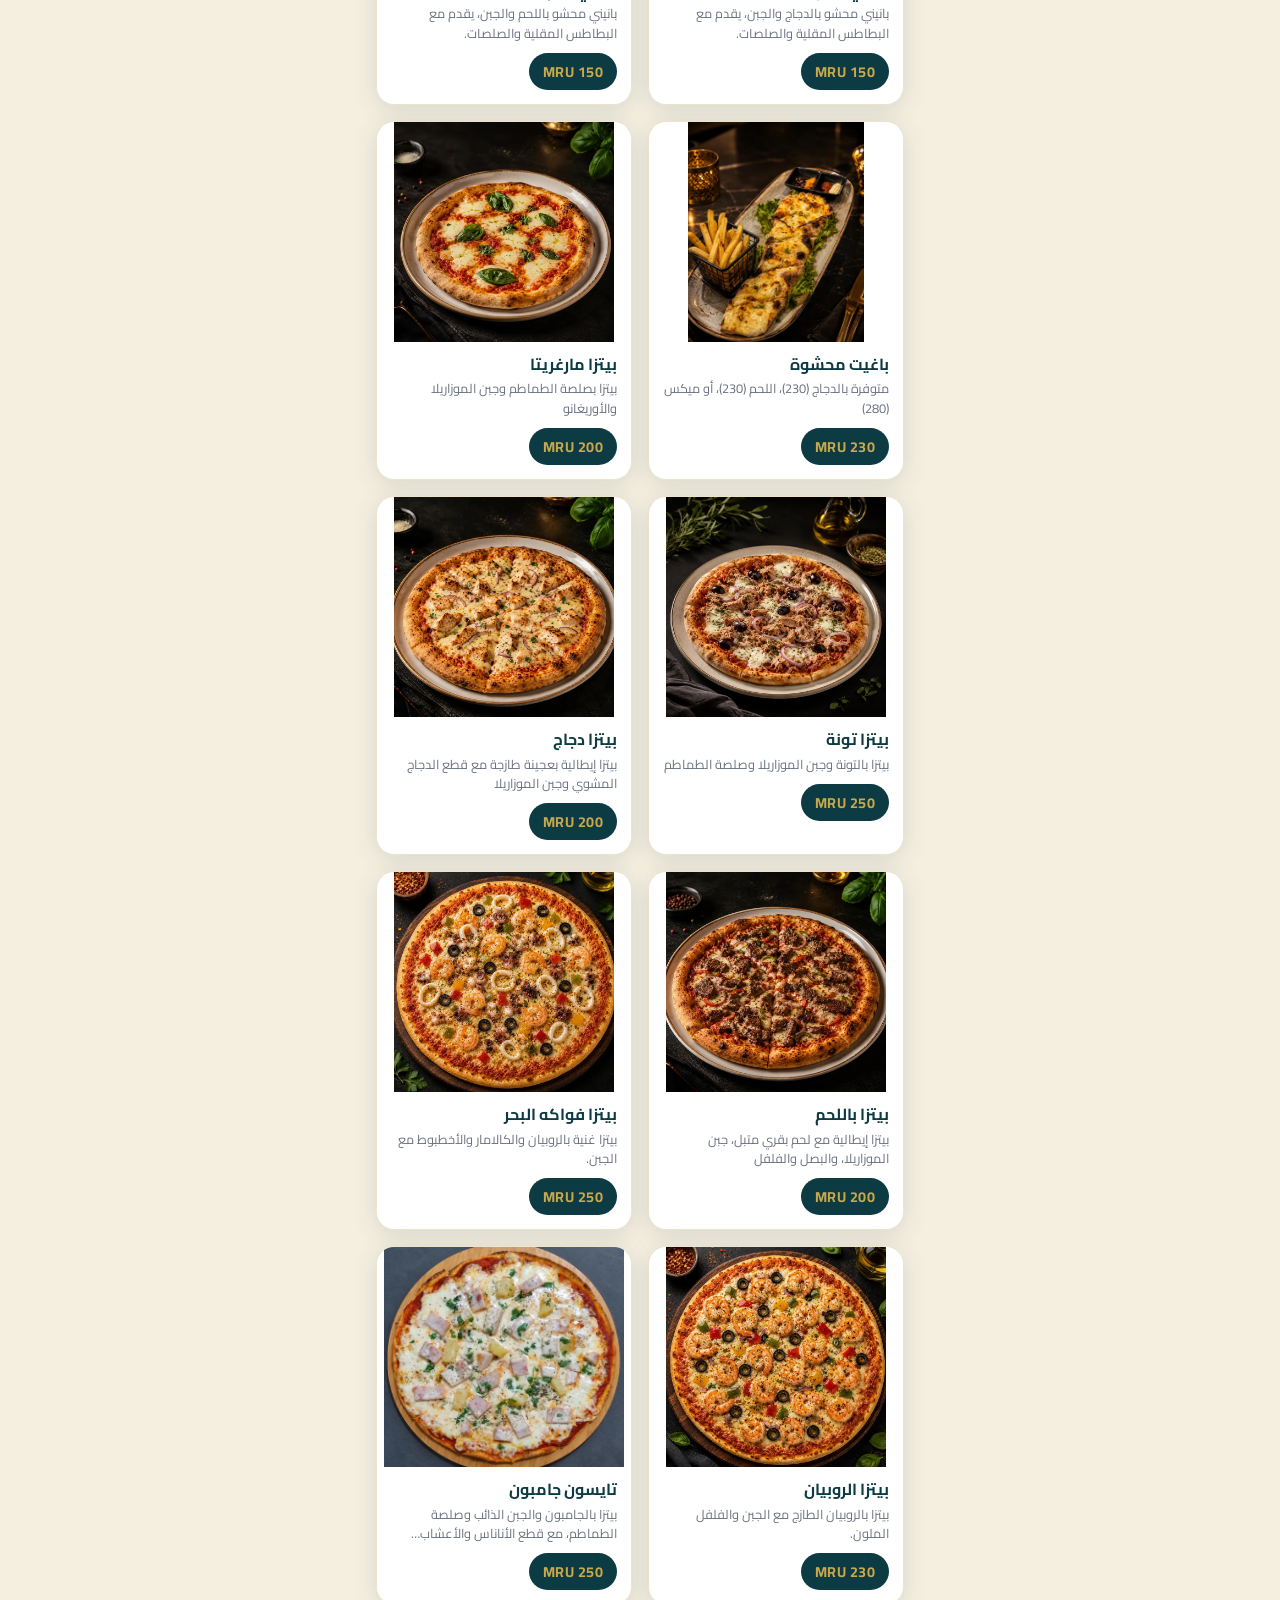
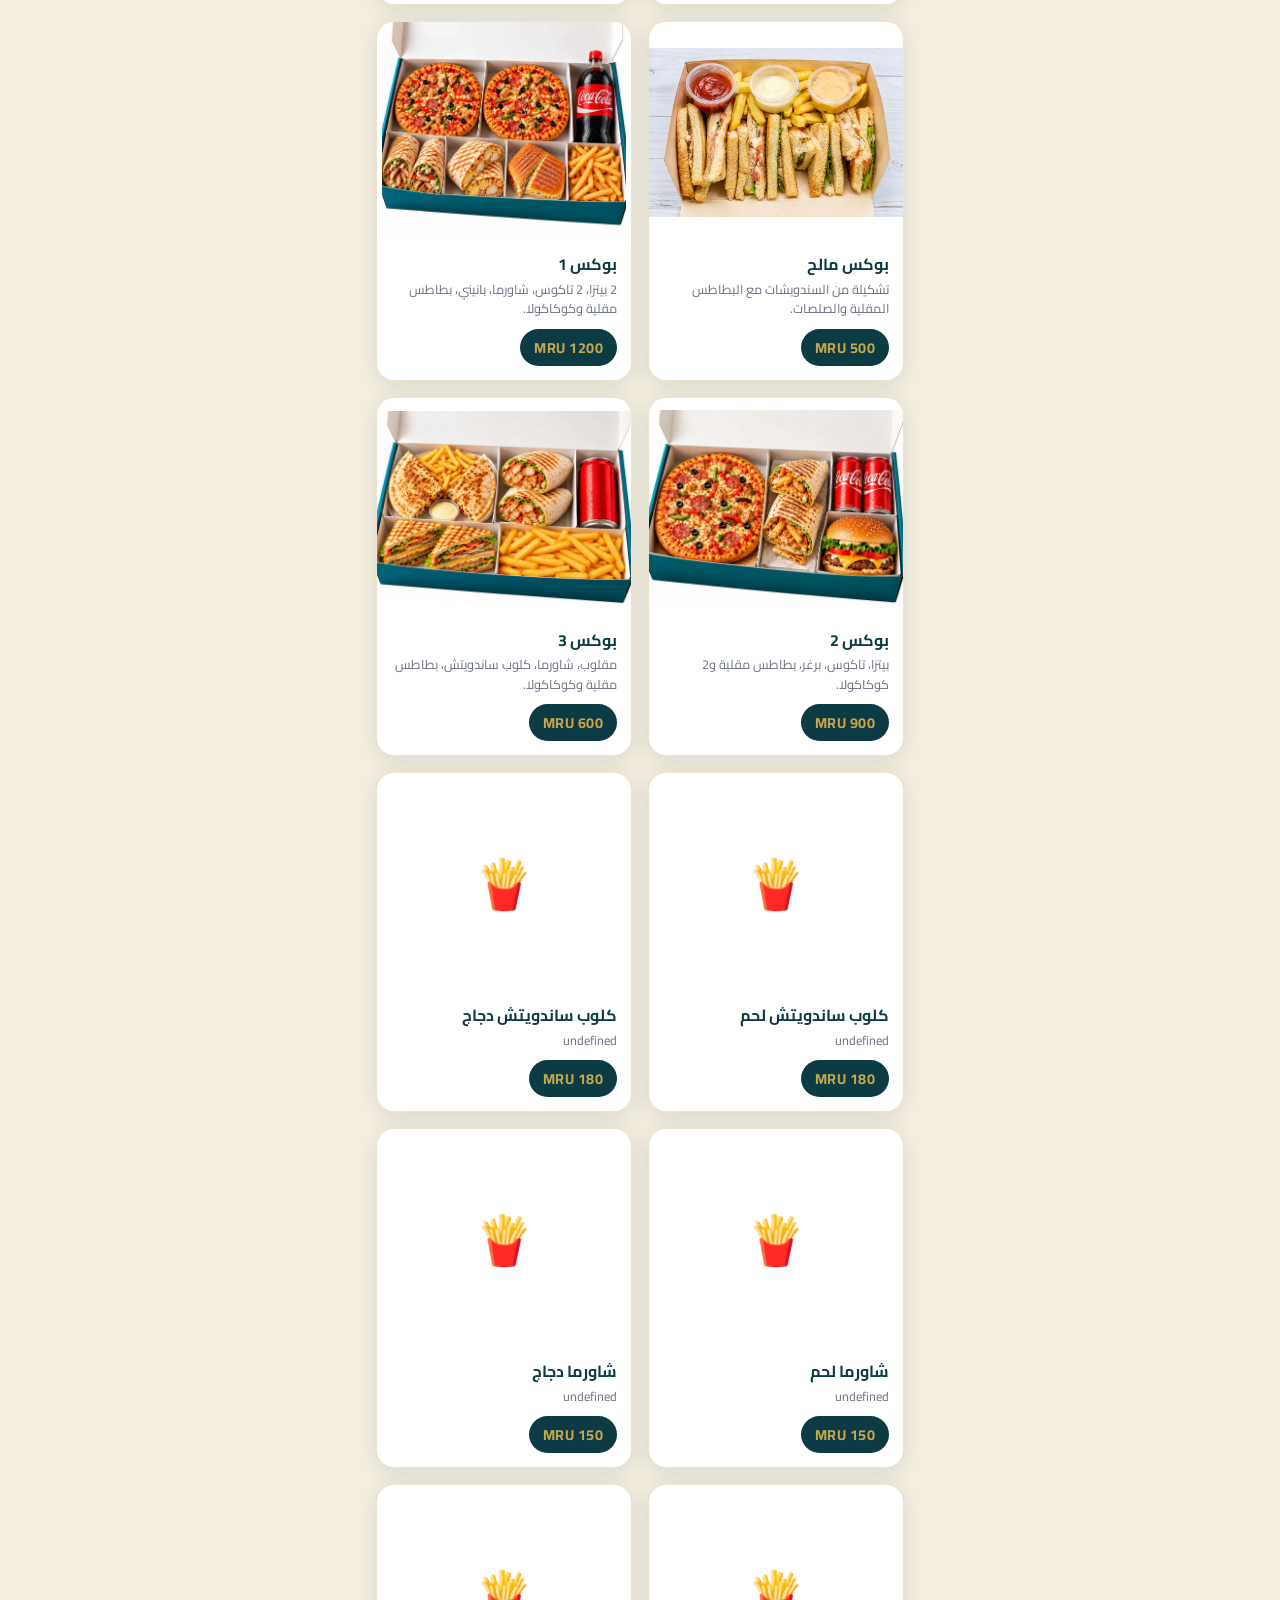
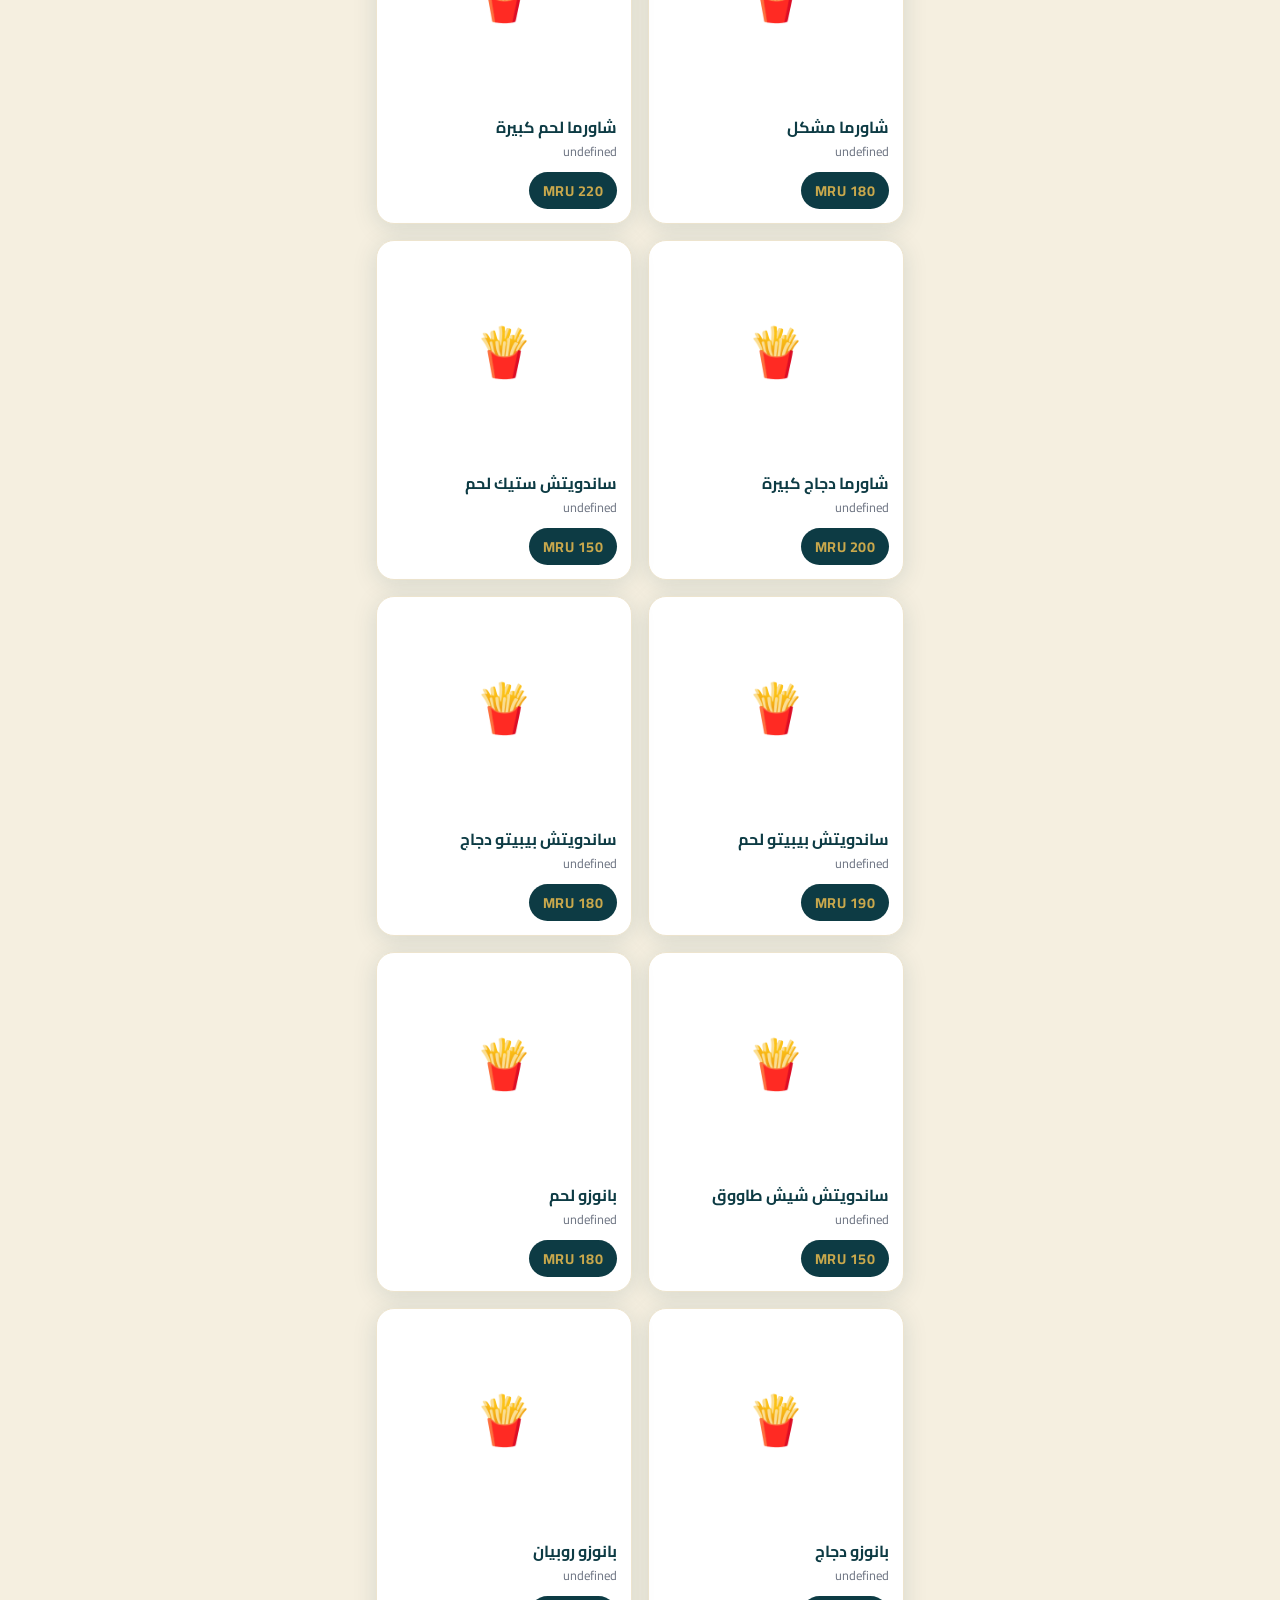
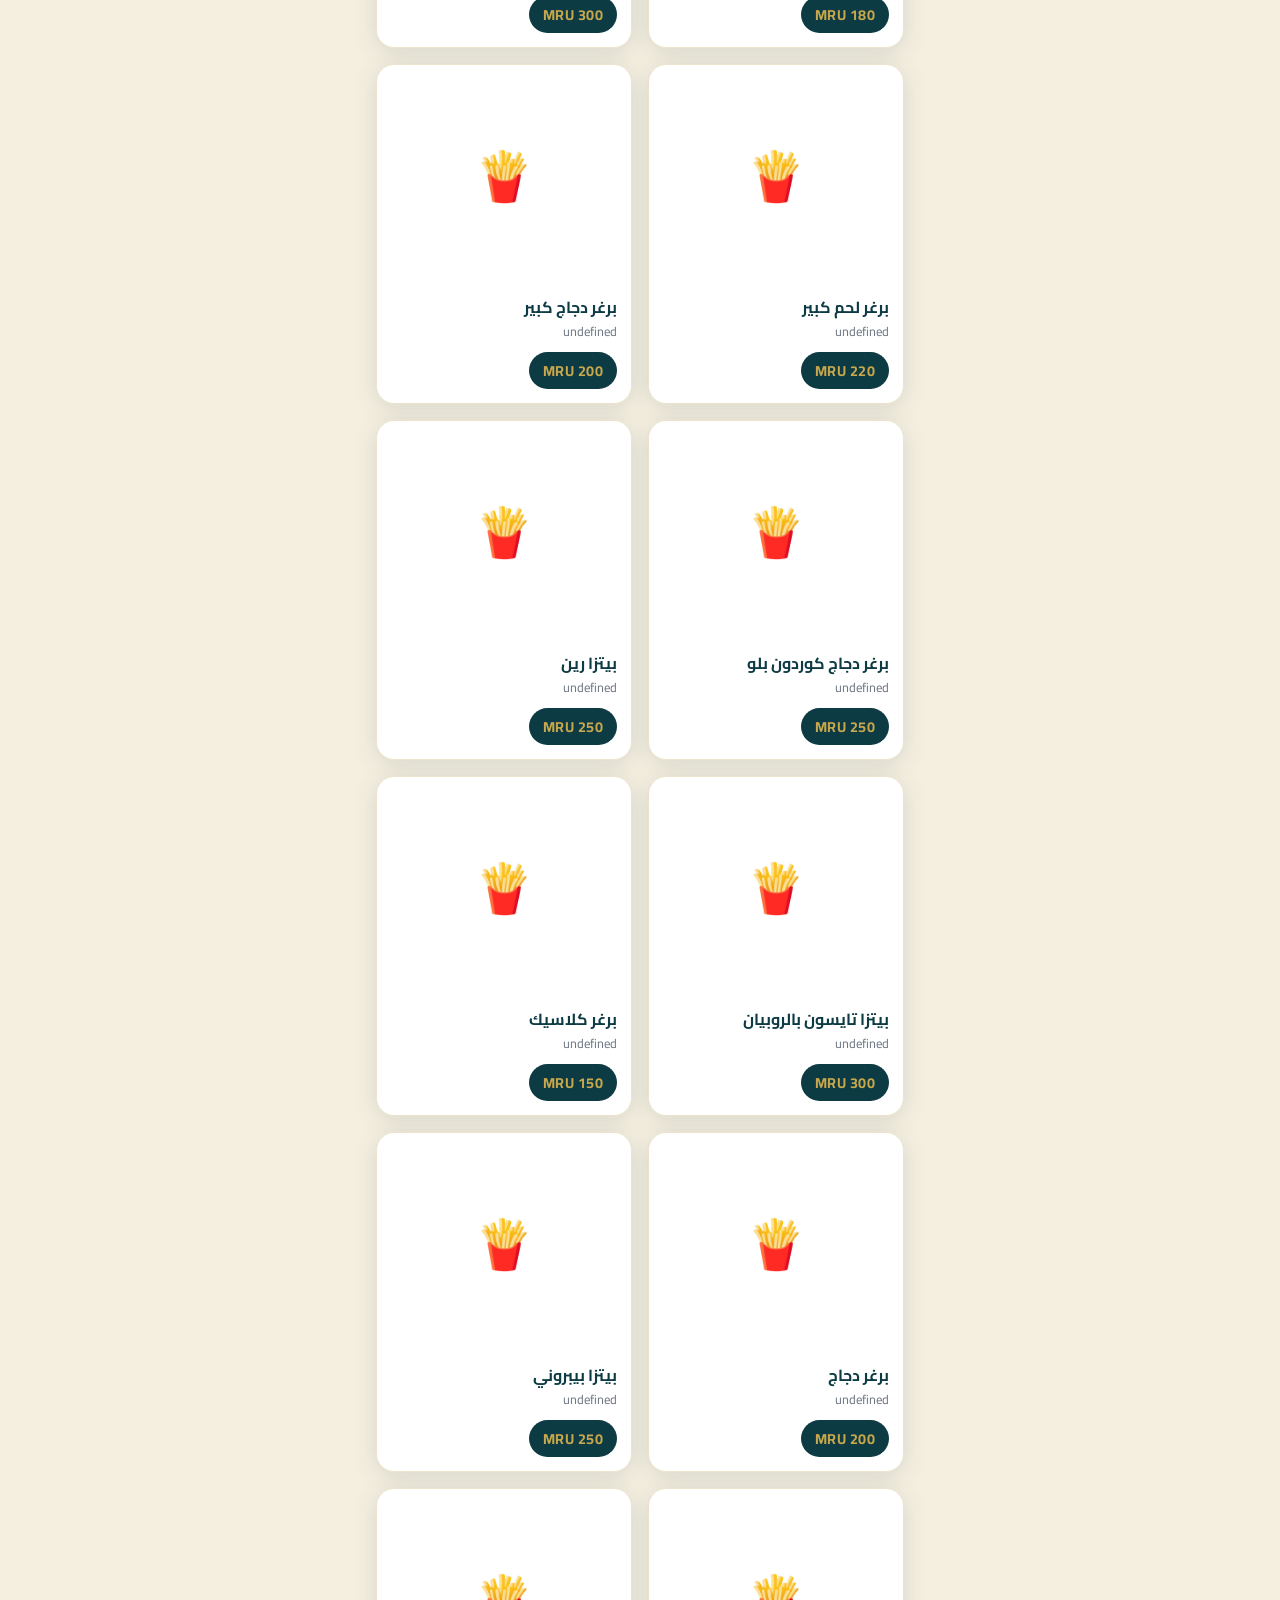
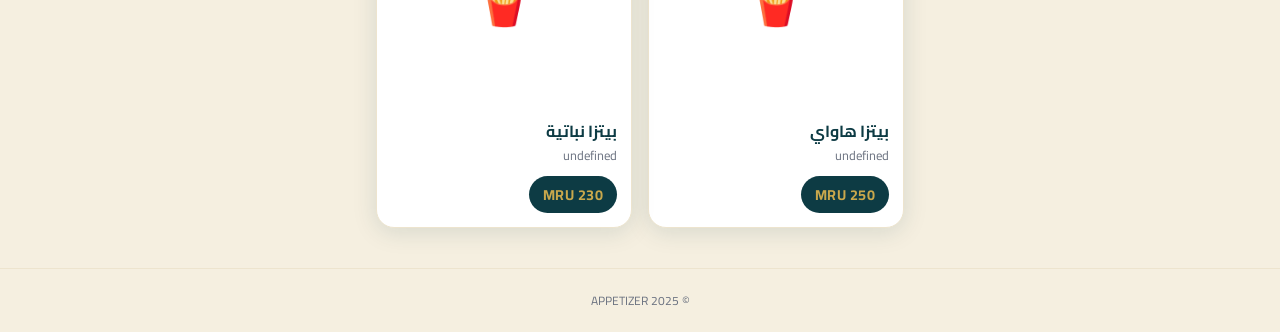
<file: snacks.html>
<!DOCTYPE html>
<html lang="ar" dir="rtl">
<head>
  <meta charset="UTF-8" />
  <meta name="viewport" content="width=device-width, initial-scale=1.0" />
  <title>APPETIZER — Snacks</title>
  <link rel="stylesheet" href="style.css" />
  <link rel="icon" type="image/svg+xml" href="images/favicon.svg" />
</head>
<body dir="rtl">

  <header class="header category-header">

  <div class="category-header-top">

    <div class="category-logo">
      <img src="logo.webp" alt="APPETIZER Logo" />
    </div>

    <h1 class="category-brand">APPET<span>IZER</span></h1>

    <button class="back-btn" id="back-btn" aria-label="Back">
      <svg width="18" height="18" viewBox="0 0 24 24" fill="none" stroke="currentColor" stroke-width="2.5" stroke-linecap="round">
        <polyline points="15 18 9 12 15 6"/>
      </svg>
      <span class="back-label">العودة</span>
    </button>

  </div>

  <p class="page-title" data-i18n="snacks">سناك</p>
  <p class="page-subtitle">APPETIZER</p>

</header>

  <main class="main">
    <div
      class="products-grid"
      id="products-grid"
      data-category="snacks"
      role="list"
    >
      <!-- Rendered by script.js -->
    </div>
  </main>

  <footer class="footer">
    <p>© 2025 APPETIZER</p>
  </footer>

  <script src="products.js"></script>
  <script src="script.js"></script>
</body>
</html>
</file>
<file: style.css>
/* ============================================================
   APPETIZER Digital Menu — style.css
   Palette: Deep Teal #0D3B44, Gold #C9A84C, Cream #F5EFE0
   ============================================================ */

/* ── Google Fonts ─────────────────────────────────────────── */
@import url('https://fonts.googleapis.com/css2?family=Playfair+Display:wght@600;700&family=Cairo:wght@400;600;700&family=Inter:wght@400;500;600&display=swap');

/* ── CSS Variables ────────────────────────────────────────── */
:root {
  --teal:        #0D3B44;
  --teal-mid:    #155263;
  --teal-light:  #1B6B7B;
  --gold:        #C9A84C;
  --gold-light:  #E0C270;
  --cream:       #F5EFE0;
  --cream-dark:  #EDE4CE;
  --white:       #FFFFFF;
  --text-dark:   #1A1A1A;
  --text-muted:  #6B7280;

  --font-display: 'Playfair Display', serif;
  --font-ar:      'Cairo', sans-serif;
  --font-body:    'Inter', sans-serif;

  --radius-card:  18px;
  --radius-btn:   50px;
  --shadow-card:  0 4px 24px rgba(13,59,68,0.13);
  --shadow-gold:  0 2px 12px rgba(201,168,76,0.25);

  --transition:   0.25s ease;
}

/* ── Reset & Base ─────────────────────────────────────────── */
*, *::before, *::after { box-sizing: border-box; margin: 0; padding: 0; }

html { scroll-behavior: smooth; }

body {
  background: var(--cream);
  color: var(--text-dark);
  font-family: var(--font-body);
  min-height: 100vh;
  -webkit-font-smoothing: antialiased;
}

body[dir="rtl"] {
  font-family: var(--font-ar);
}

img { display: block; width: 100%; object-fit: cover; }
a { text-decoration: none; color: inherit; }

/* ── Header ───────────────────────────────────────────────── */
/* ── Header Luxury Mobile ─────────────────────────────────── */
.header {
  position: relative;
  overflow: hidden;
  background:
    radial-gradient(circle at 50% 0%, rgba(255,255,255,0.10), transparent 42%),
    linear-gradient(135deg, #062f36 0%, #0D3B44 55%, #062f36 100%);
  padding: 20px 14px 34px;
  border-radius: 0 0 46px 46px;
  border-bottom: 4px solid var(--gold);
  box-shadow: 0 10px 28px rgba(13,59,68,0.25);
}

.header::after {
  content: "";
  position: absolute;
  left: -8%;
  right: -8%;
  bottom: -28px;
  height: 70px;
  border-radius: 0 0 50% 50%;
  border-bottom: 3px solid rgba(224,194,112,0.85);
  pointer-events: none;
}

.header-inner {
  position: relative;
  max-width: 560px;
  margin: 0 auto;
  min-height: 230px;
}

.lang-switcher {
  position: absolute;
  top: 0;
  right: 0;
  display: flex;
  overflow: hidden;
  border: 1.5px solid var(--gold);
  border-radius: 999px;
  background: rgba(0,0,0,0.10);
  z-index: 4;
}

.lang-btn {
  border: 0;
  border-left: 1px solid rgba(201,168,76,0.45);
  background: transparent;
  color: rgba(255,255,255,0.90);
  padding: 7px 15px;
  font-size: 0.78rem;
  font-weight: 700;
  font-family: inherit;
  cursor: pointer;
  white-space: nowrap;
}

.lang-btn:last-child {
  border-left: 0;
}

.lang-btn.active {
  background: linear-gradient(135deg, #F8D57A, #C9962E);
  color: #062f36;
}

.logo-circle {
  position: absolute;
  top: 54px;
  left: 0;
  width: 96px;
  height: 96px;
  border-radius: 50%;
  background: var(--white);
  display: flex;
  align-items: center;
  justify-content: center;
  box-shadow:
    0 0 0 3px var(--gold),
    0 10px 20px rgba(0,0,0,0.20);
  overflow: hidden;
  z-index: 3;
}

.logo-circle img {
  width: 78px;
  height: 78px;
  object-fit: contain;
}

.brand-area {
  text-align: center;
  padding-top: 70px;
  padding-left: 105px;
}

.top-ornament,
.bottom-ornament {
  display: flex;
  align-items: center;
  justify-content: center;
  gap: 14px;
}

.top-ornament span {
  width: 115px;
  height: 3px;
  border-radius: 50px;
  background: linear-gradient(to right, transparent, #F4D276, #C9962E, transparent);
  box-shadow: 0 0 9px rgba(201,168,76,0.55);
}

.cutlery-icon {
  width: 58px;
  height: 48px;
  fill: #D9A847;
  filter: drop-shadow(0 2px 3px rgba(0,0,0,0.35));
}

.main-title {
  margin-top: 8px;
  font-family: var(--font-display);
  font-size: clamp(2.65rem, 10vw, 4.6rem);
  font-weight: 700;
  line-height: 1;
  letter-spacing: 7px;
  color: var(--white);
  text-shadow:
    0 2px 0 rgba(255,255,255,0.22),
    0 6px 16px rgba(0,0,0,0.35);
}

.main-title span {
  background: linear-gradient(#F8D57A, #C9962E, #F3D06C);
  -webkit-background-clip: text;
  -webkit-text-fill-color: transparent;
}

.bottom-ornament {
  margin-top: 18px;
}

.bottom-ornament span {
  width: 125px;
  height: 3px;
  border-radius: 50px;
  background: linear-gradient(to right, transparent, #F4D276, #C9962E, transparent);
  box-shadow: 0 0 9px rgba(201,168,76,0.5);
}

.bottom-ornament i {
  width: 14px;
  height: 14px;
  display: block;
  transform: rotate(45deg);
  background: linear-gradient(135deg, #F8D57A, #C9962E);
  box-shadow: 0 0 9px rgba(201,168,76,0.65);
}

/* Mobile fix */
@media (max-width: 420px) {
  .header {
    padding: 16px 10px 30px;
    border-radius: 0 0 38px 38px;
  }

  .header-inner {
    min-height: 210px;
  }

  .lang-btn {
    padding: 6px 10px;
    font-size: 0.68rem;
  }

  .logo-circle {
    top: 60px;
    width: 72px;
    height: 72px;
  }

  .logo-circle img {
    width: 60px;
    height: 60px;
  }

  .brand-area {
    padding-top: 76px;
    padding-left: 78px;
  }

  .top-ornament span,
  .bottom-ornament span {
    width: 68px;
    height: 2.5px;
  }

  .cutlery-icon {
    width: 46px;
    height: 40px;
  }

  .main-title {
    font-size: 2.3rem;
    letter-spacing: 4px;
  }

  .bottom-ornament {
    margin-top: 13px;
  }
}
/* ── Back Button (category pages) ───────────────────────────── */
.back-btn {
  display: inline-flex;
  align-items: center;
  gap: 8px;
  background: rgba(255,255,255,0.12);
  border: none;
  border-radius: var(--radius-btn);
  color: var(--white);
  font-size: 0.88rem;
  font-weight: 600;
  padding: 8px 18px;
  cursor: pointer;
  transition: var(--transition);
  font-family: inherit;
}

.back-btn:hover { background: rgba(255,255,255,0.2); }

.back-btn svg { flex-shrink: 0; }

[dir="rtl"] .back-btn svg { transform: scaleX(-1); }

.page-title {
  color: var(--white);
  font-family: var(--font-display);
  font-size: 1.6rem;
  font-weight: 700;
  margin-top: 10px;
}

[dir="rtl"] .page-title { font-family: var(--font-ar); }

.page-subtitle {
  color: var(--gold-light);
  font-size: 0.85rem;
  margin-top: 4px;
}

/* ── Main Layout ──────────────────────────────────────────── */
.main {
  padding: 24px 16px 40px;
  max-width: 560px;
  margin: 0 auto;
}

/* ── Category Grid (index) ───────────────────────────────── */
.categories-grid {
  display: grid;
  grid-template-columns: 1fr 1fr;
  gap: 14px;
}

.cat-card {
  border-radius: var(--radius-card);
  overflow: hidden;
  background: var(--white);
  box-shadow: var(--shadow-card);
  border: 1.5px solid var(--cream-dark);
  cursor: pointer;
  transition: transform var(--transition), box-shadow var(--transition);
  text-decoration: none;
}

.cat-card:hover, .cat-card:focus-visible {
  transform: translateY(-3px);
  box-shadow: 0 8px 32px rgba(13,59,68,0.18);
  outline: none;
}

.cat-card:active { transform: translateY(-1px); }

.cat-img-wrap {
  height: 140px;
  overflow: hidden;
}

.cat-img-wrap img {
  height: 100%;
  width: 100%;
  object-fit: cover;

  transition: transform 0.4s ease;
}

.cat-card:hover .cat-img-wrap img { transform: scale(1.05); }

/* placeholder gradient for missing images */
.cat-img-placeholder {
  height: 140px;
  background: linear-gradient(135deg, var(--teal-mid), var(--teal-light));
  display: flex;
  align-items: center;
  justify-content: center;
}

.cat-footer {
  background: var(--teal);
  padding: 10px 12px;
  display: flex;
  align-items: center;
  justify-content: space-between;
  gap: 8px;
}

.cat-icon {
  color: var(--gold);
  font-size: 1.3rem;
  line-height: 1;
  flex-shrink: 0;
}

.cat-name {
  color: var(--white);
  font-size: 0.95rem;
  font-weight: 700;
  flex: 1;
  text-align: center;
}

[dir="rtl"] .cat-name { text-align: right; }
[dir="ltr"] .cat-name { text-align: left; }

.cat-arrow {
  width: 30px;
  height: 30px;
  border-radius: 50%;
  background: var(--gold);
  color: var(--teal);
  display: flex;
  align-items: center;
  justify-content: center;
  flex-shrink: 0;
  font-size: 1rem;
  font-weight: 700;
  transition: background var(--transition);
}

.cat-card:hover .cat-arrow { background: var(--gold-light); }

/* ── Product Grid (category pages) ──────────────────────────── */
.products-grid {
  display: grid;
  grid-template-columns: 1fr;
  gap: 16px;
}

@media (min-width: 480px) {
  .products-grid { grid-template-columns: 1fr 1fr; }
}

.product-card {
  background: var(--white);
  border-radius: var(--radius-card);
  overflow: hidden;
  box-shadow: var(--shadow-card);
  border: 1.5px solid var(--cream-dark);
  transition: transform var(--transition), box-shadow var(--transition);
}

.product-card:hover {
  transform: translateY(-2px);
  box-shadow: 0 8px 28px rgba(13,59,68,0.15);
}

.product-img-wrap img {
    width: 100%;
    height: 100%;
    object-fit: contain;
    object-position: center;
    transition: transform 0.4s ease;
}
.product-img-wrap {
    height: 220px;
}



.product-card:hover .product-img-wrap img { transform: scale(1.06); }

.product-img-placeholder {
  height: 100%;
  display: flex;
  align-items: center;
  justify-content: center;
  font-size: 3rem;
}

.product-body {
  padding: 12px 14px 14px;
}

.product-name {
  font-size: 1rem;
  font-weight: 700;
  color: var(--teal);
  line-height: 1.3;
  margin-bottom: 5px;
}

.product-desc {
  font-size: 0.8rem;
  color: var(--text-muted);
  line-height: 1.5;
  margin-bottom: 10px;
  display: -webkit-box;
  -webkit-line-clamp: 2;
  -webkit-box-orient: vertical;
  overflow: hidden;
}

.product-price-row {
  display: flex;
  align-items: center;
  justify-content: space-between;
}

.product-price {
  background: var(--teal);
  color: var(--gold);
  font-size: 0.9rem;
  font-weight: 700;
  padding: 5px 14px;
  border-radius: var(--radius-btn);
  letter-spacing: 0.5px;
}

/* ── Empty State ─────────────────────────────────────────── */
.empty-state {
  text-align: center;
  padding: 60px 20px;
  color: var(--text-muted);
}

.empty-state svg {
  margin: 0 auto 16px;
  opacity: 0.3;
}

.empty-state p {
  font-size: 0.95rem;
}

/* ── Gold Divider ─────────────────────────────────────────── */
.gold-divider {
  height: 2px;
  background: linear-gradient(to right, transparent, var(--gold), transparent);
  margin: 20px 0;
  opacity: 0.5;
}

/* ── Footer ───────────────────────────────────────────────── */
.footer {
  text-align: center;
  padding: 20px;
  color: var(--text-muted);
  font-size: 0.75rem;
  border-top: 1px solid var(--cream-dark);
}

/* ── Scrollbar ────────────────────────────────────────────── */
::-webkit-scrollbar { width: 6px; }
::-webkit-scrollbar-track { background: var(--cream); }
::-webkit-scrollbar-thumb { background: var(--teal-mid); border-radius: 3px; }

/* ── Reduced Motion ───────────────────────────────────────── */
@media (prefers-reduced-motion: reduce) {
  *, *::before, *::after { transition: none !important; animation: none !important; }
}
/* ── Category Header Branding ───────────────────────────── */
.category-header {
  padding: 16px 14px 26px;
}

.category-header-top {
  max-width: 560px;
  margin: 0 auto 18px;
  display: flex;
  align-items: center;
  justify-content: space-between;
  gap: 12px;
}

.category-logo {
  width: 54px;
  height: 54px;
  border-radius: 50%;
  background: var(--white);
  display: flex;
  align-items: center;
  justify-content: center;
  box-shadow:
    0 0 0 2px var(--gold),
    0 6px 14px rgba(0,0,0,0.20);
  overflow: hidden;
  flex-shrink: 0;
}

.category-logo img {
  width: 44px;
  height: 44px;
  object-fit: contain;
}

.category-brand {
  flex: 1;
  text-align: center;
  font-family: var(--font-display);
  font-size: 1.65rem;
  letter-spacing: 3px;
  color: var(--white);
  line-height: 1;
}

.category-brand span {
  background: linear-gradient(#F8D57A, #C9962E, #F3D06C);
  -webkit-background-clip: text;
  -webkit-text-fill-color: transparent;
}

.category-header .page-title {
  text-align: center;
  margin-top: 8px;
}

.category-header .page-subtitle {
  text-align: center;
}

.category-header .back-btn {
  flex-shrink: 0;
  padding: 8px 14px;
}

@media (max-width: 420px) {
  .category-brand {
    font-size: 1.35rem;
    letter-spacing: 2px;
  }

  .category-logo {
    width: 46px;
    height: 46px;
  }

  .category-logo img {
    width: 38px;
    height: 38px;
  }

  .category-header .back-btn {
    padding: 7px 11px;
    font-size: 0.78rem;
  }
}
</file>
